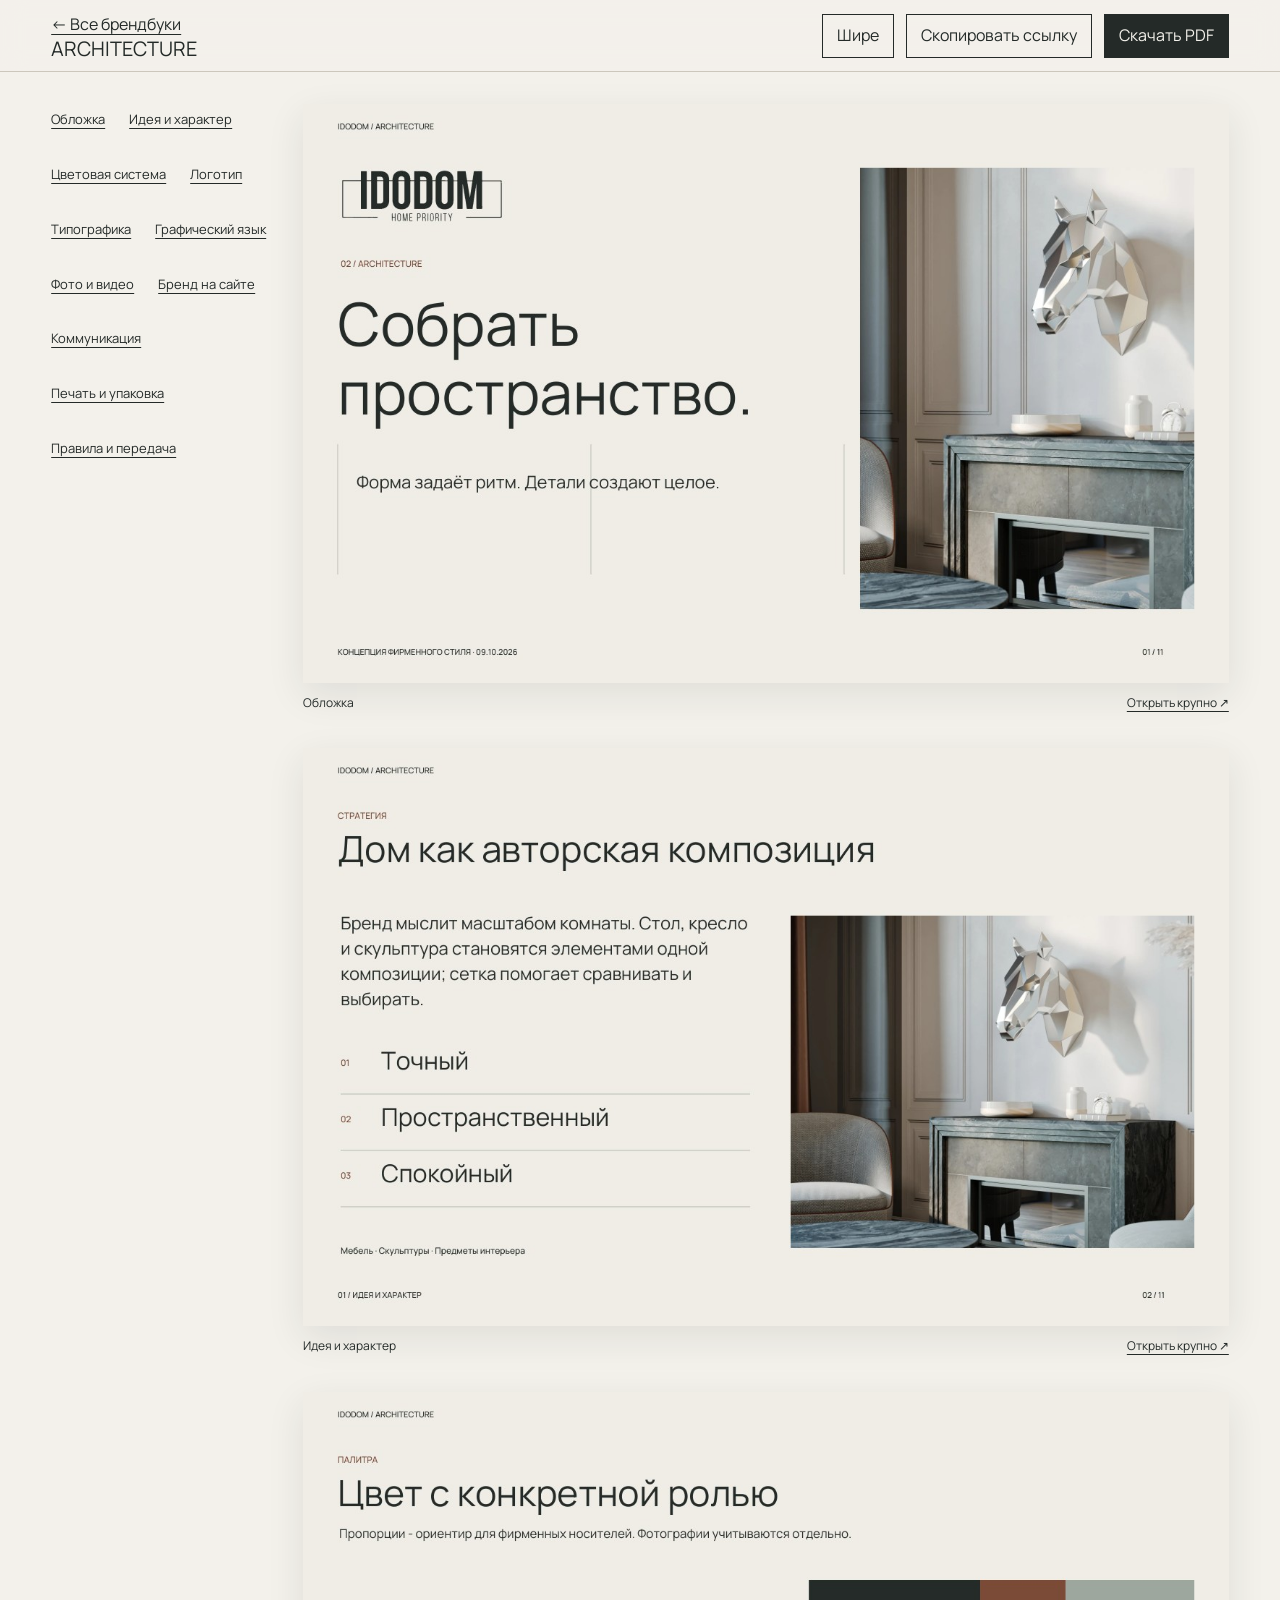
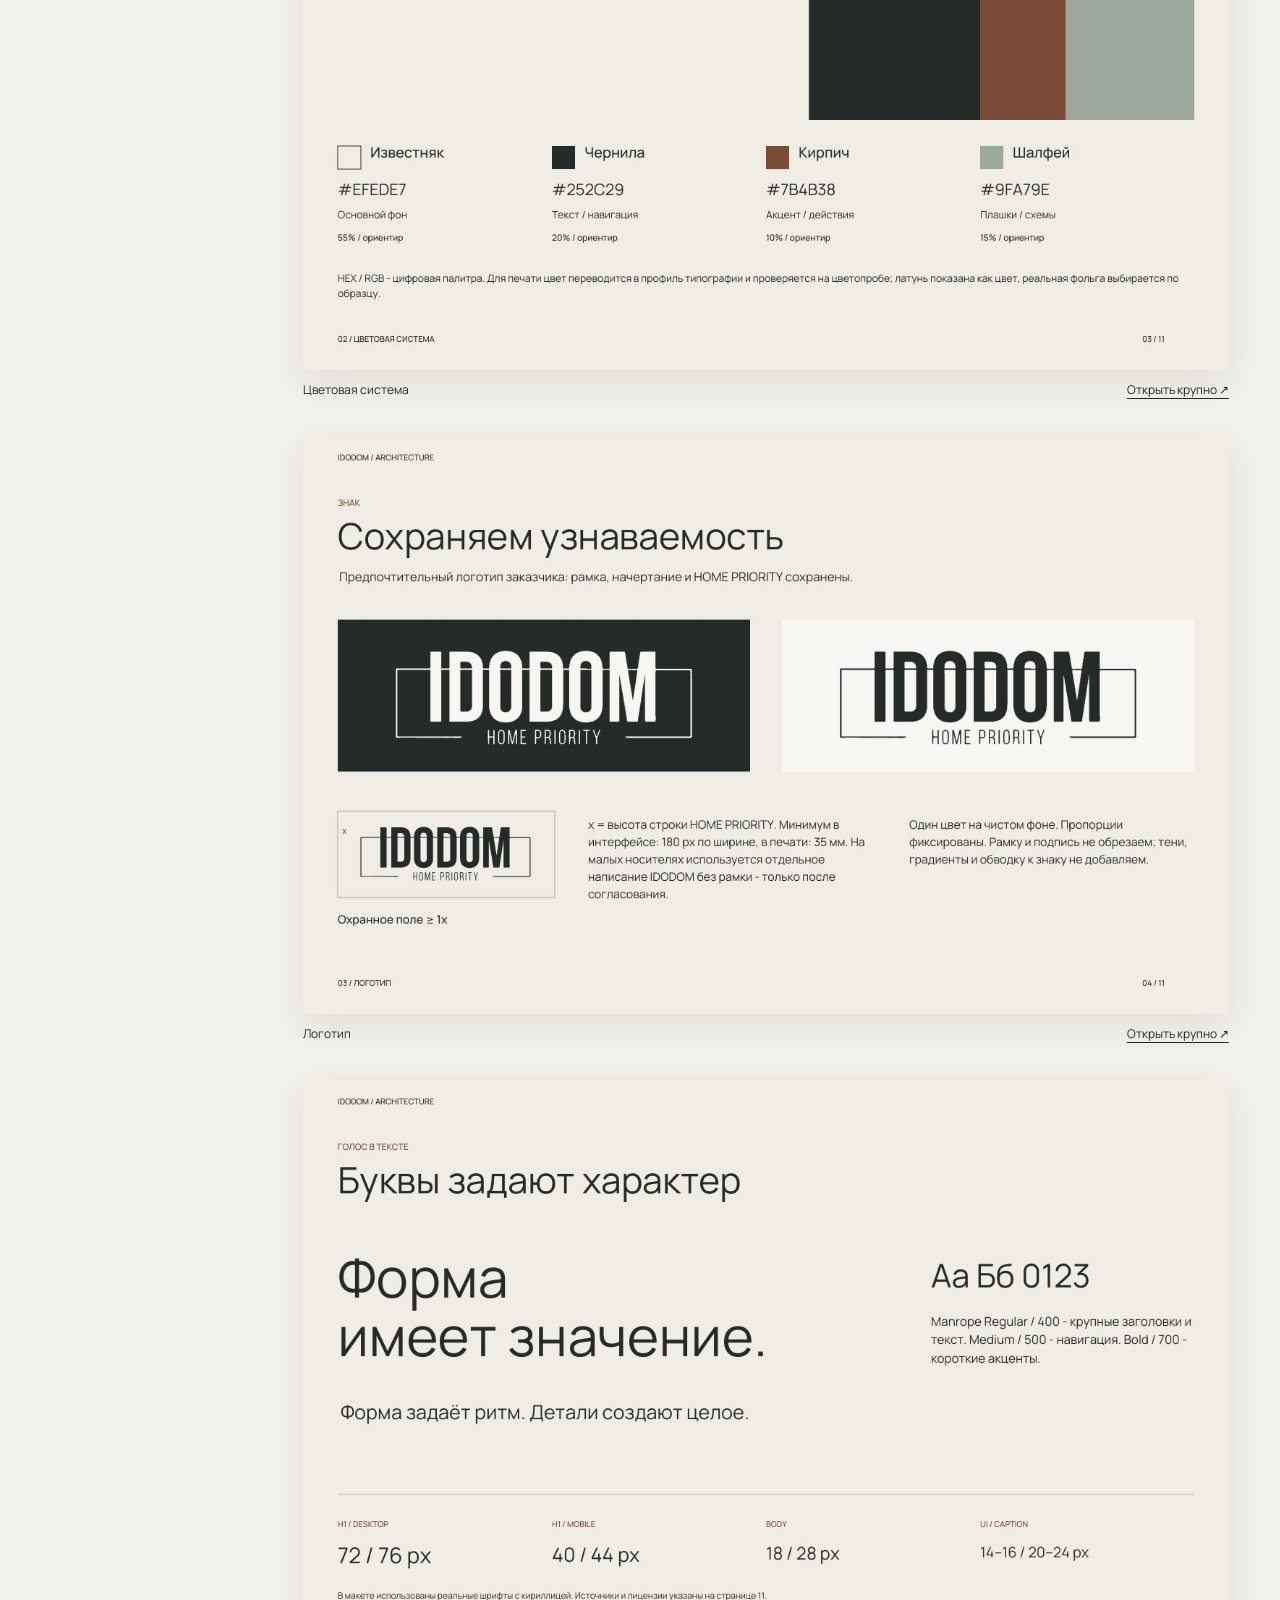
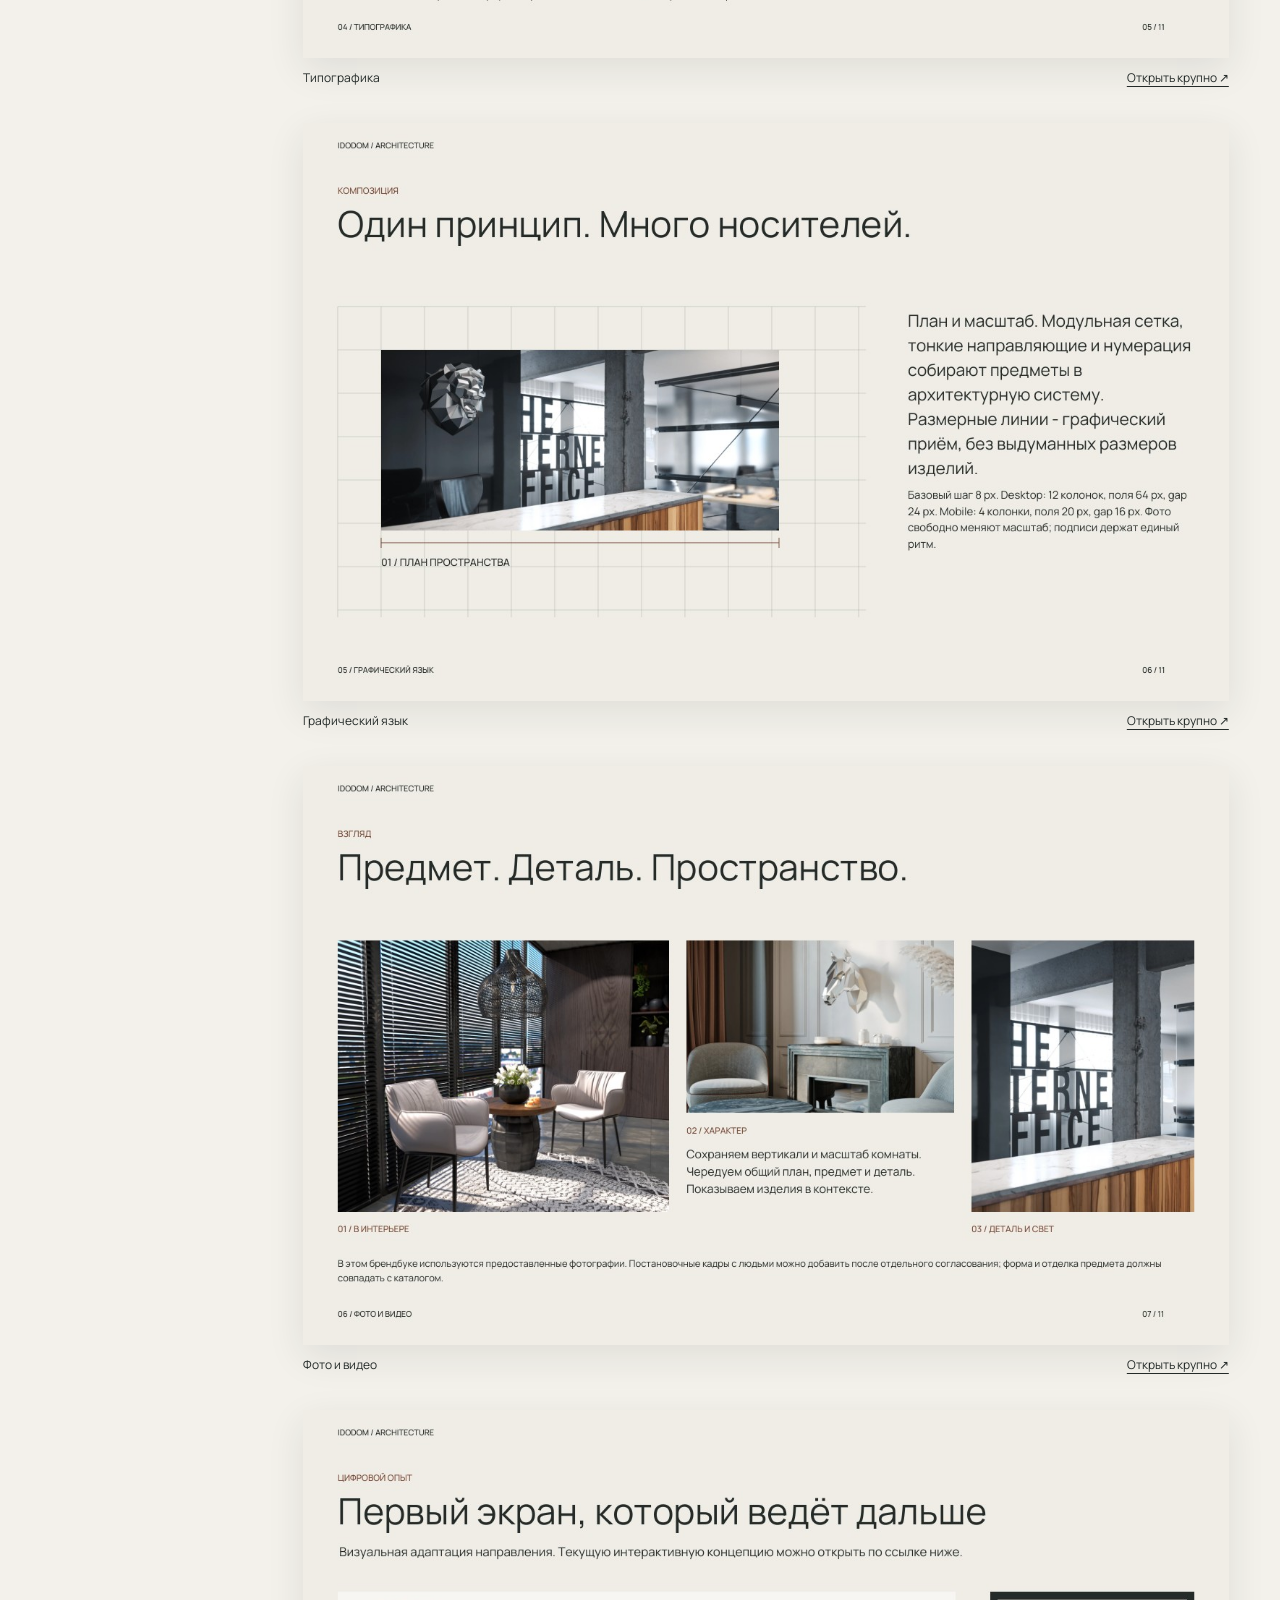
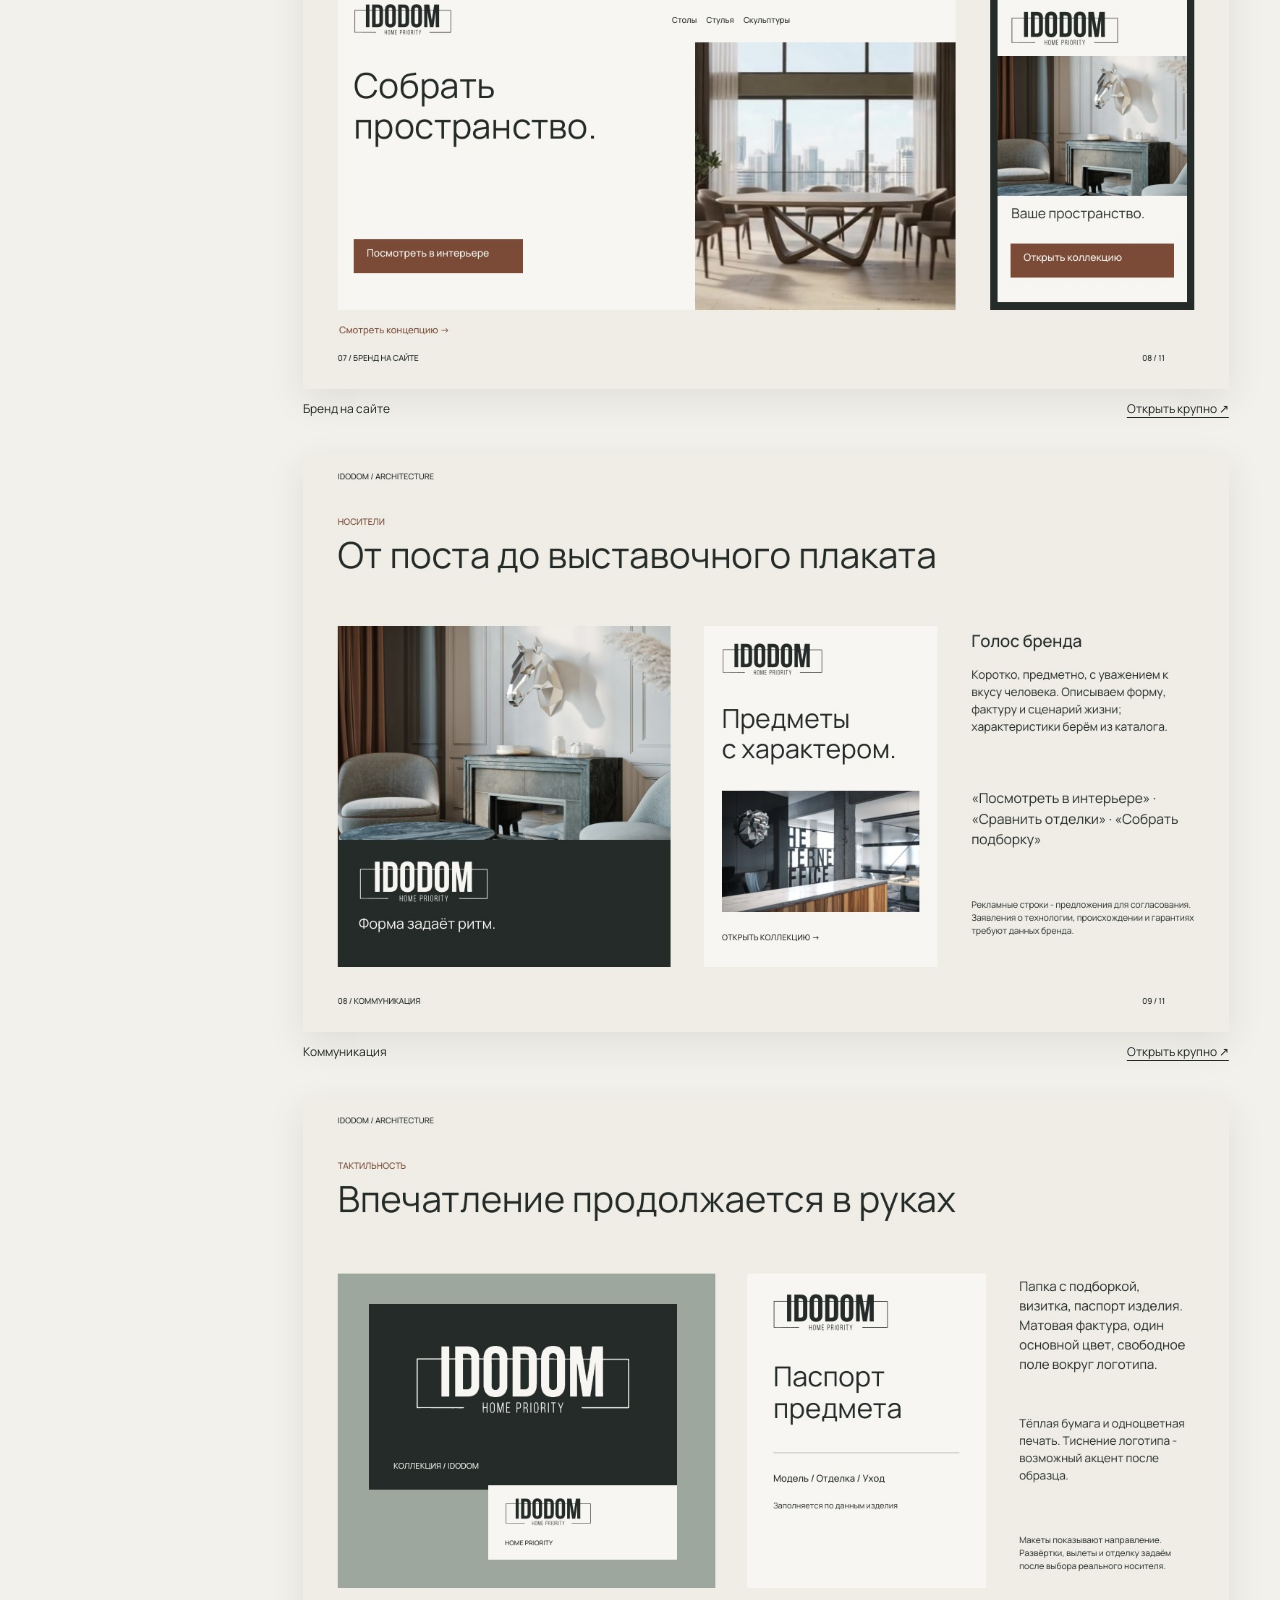
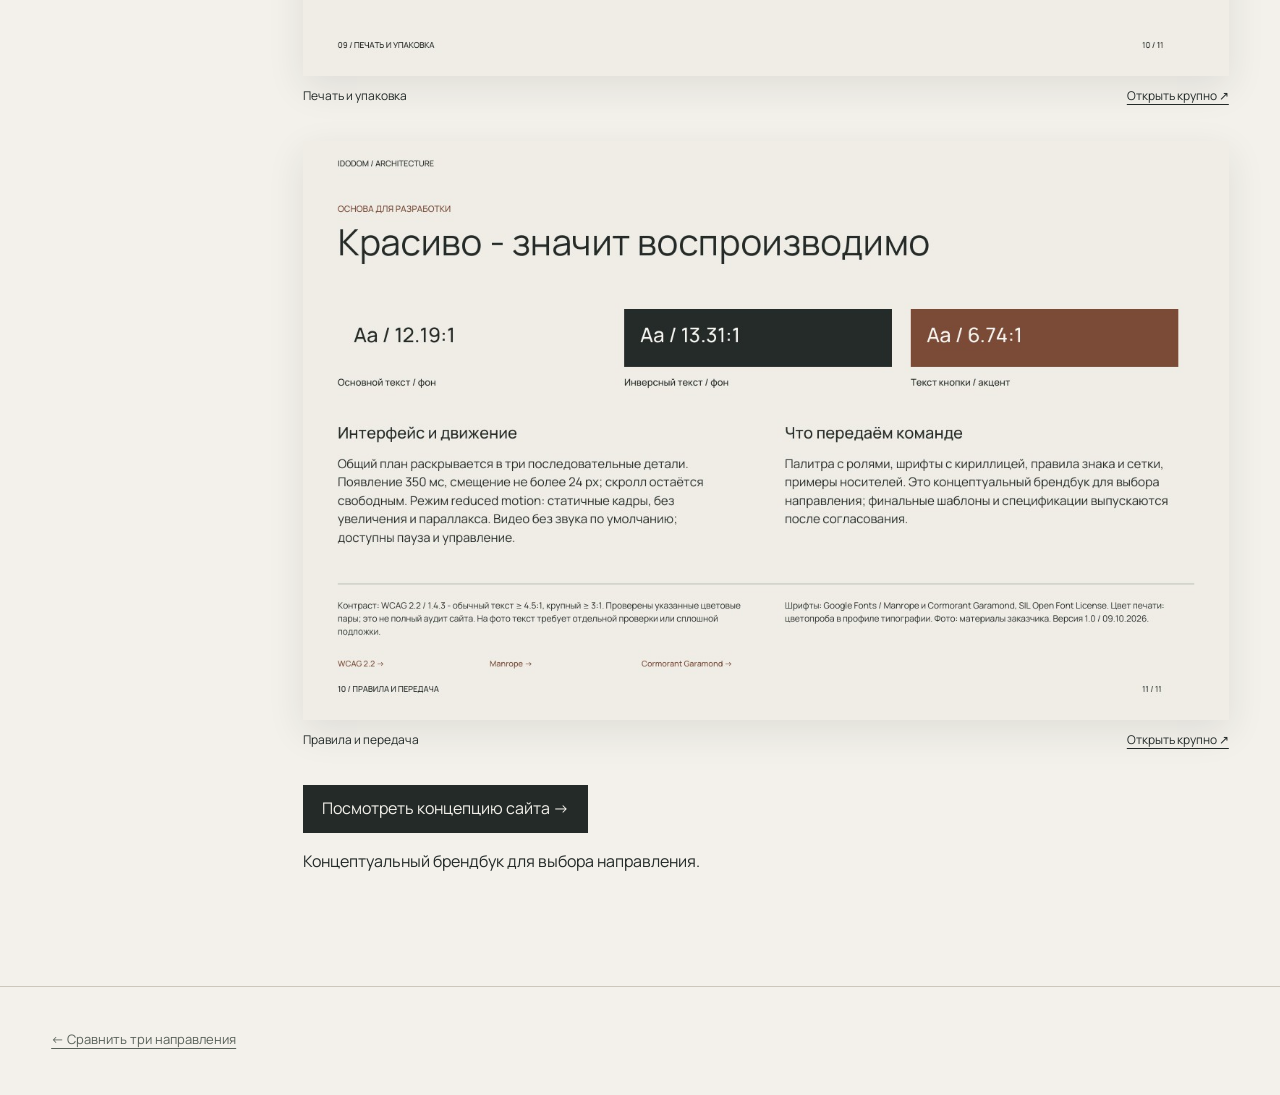
<file: brandbook-architecture.html>
<!doctype html><html lang="ru"><head><meta charset="utf-8"><meta name="viewport" content="width=device-width, initial-scale=1"><title>ARCHITECTURE / Брендбук / IDODOM</title><meta name="description" content="Три направления фирменного стиля IDODOM: Cinema, Architecture и Atelier. Смотреть и скачать брендбуки."><link rel="stylesheet" href="brandbook.css"></head><body><a class="skip" href="#main">К содержимому</a><div class="reader-top"><div><a href="brandbooks.html">← Все брендбуки</a><h1>ARCHITECTURE</h1></div><div class="actions"><button class="btn secondary" type="button" id="expand" aria-pressed="false">Шире</button><button class="btn secondary" type="button" id="copy">Скопировать ссылку</button><a class="btn" href="brandbooks/idodom-architecture-brandbook.pdf" download>Скачать PDF</a></div></div><main id="main" class="reader"><aside class="toc"><nav aria-label="Содержание брендбука"><a href="#page-1">Обложка</a><a href="#page-2">Идея и характер</a><a href="#page-3">Цветовая система</a><a href="#page-4">Логотип</a><a href="#page-5">Типографика</a><a href="#page-6">Графический язык</a><a href="#page-7">Фото и видео</a><a href="#page-8">Бренд на сайте</a><a href="#page-9">Коммуникация</a><a href="#page-10">Печать и упаковка</a><a href="#page-11">Правила и передача</a></nav><p class="copy-status" id="status" role="status"></p></aside><div class="pages"><figure class="page" id="page-1"><img src="brandbooks/architecture/01.jpg" width="1280" height="800" loading="eager" alt="ARCHITECTURE. Обложка"><figcaption><span>Обложка</span><a href="brandbooks/architecture/01.jpg" target="_blank" rel="noopener">Открыть крупно ↗</a></figcaption></figure><figure class="page" id="page-2"><img src="brandbooks/architecture/02.jpg" width="1280" height="800" loading="lazy" alt="ARCHITECTURE. Идея и характер"><figcaption><span>Идея и характер</span><a href="brandbooks/architecture/02.jpg" target="_blank" rel="noopener">Открыть крупно ↗</a></figcaption></figure><figure class="page" id="page-3"><img src="brandbooks/architecture/03.jpg" width="1280" height="800" loading="lazy" alt="ARCHITECTURE. Цветовая система"><figcaption><span>Цветовая система</span><a href="brandbooks/architecture/03.jpg" target="_blank" rel="noopener">Открыть крупно ↗</a></figcaption></figure><figure class="page" id="page-4"><img src="brandbooks/architecture/04.jpg" width="1280" height="800" loading="lazy" alt="ARCHITECTURE. Логотип"><figcaption><span>Логотип</span><a href="brandbooks/architecture/04.jpg" target="_blank" rel="noopener">Открыть крупно ↗</a></figcaption></figure><figure class="page" id="page-5"><img src="brandbooks/architecture/05.jpg" width="1280" height="800" loading="lazy" alt="ARCHITECTURE. Типографика"><figcaption><span>Типографика</span><a href="brandbooks/architecture/05.jpg" target="_blank" rel="noopener">Открыть крупно ↗</a></figcaption></figure><figure class="page" id="page-6"><img src="brandbooks/architecture/06.jpg" width="1280" height="800" loading="lazy" alt="ARCHITECTURE. Графический язык"><figcaption><span>Графический язык</span><a href="brandbooks/architecture/06.jpg" target="_blank" rel="noopener">Открыть крупно ↗</a></figcaption></figure><figure class="page" id="page-7"><img src="brandbooks/architecture/07.jpg" width="1280" height="800" loading="lazy" alt="ARCHITECTURE. Фото и видео"><figcaption><span>Фото и видео</span><a href="brandbooks/architecture/07.jpg" target="_blank" rel="noopener">Открыть крупно ↗</a></figcaption></figure><figure class="page" id="page-8"><img src="brandbooks/architecture/08.jpg" width="1280" height="800" loading="lazy" alt="ARCHITECTURE. Бренд на сайте"><figcaption><span>Бренд на сайте</span><a href="brandbooks/architecture/08.jpg" target="_blank" rel="noopener">Открыть крупно ↗</a></figcaption></figure><figure class="page" id="page-9"><img src="brandbooks/architecture/09.jpg" width="1280" height="800" loading="lazy" alt="ARCHITECTURE. Коммуникация"><figcaption><span>Коммуникация</span><a href="brandbooks/architecture/09.jpg" target="_blank" rel="noopener">Открыть крупно ↗</a></figcaption></figure><figure class="page" id="page-10"><img src="brandbooks/architecture/10.jpg" width="1280" height="800" loading="lazy" alt="ARCHITECTURE. Печать и упаковка"><figcaption><span>Печать и упаковка</span><a href="brandbooks/architecture/10.jpg" target="_blank" rel="noopener">Открыть крупно ↗</a></figcaption></figure><figure class="page" id="page-11"><img src="brandbooks/architecture/11.jpg" width="1280" height="800" loading="lazy" alt="ARCHITECTURE. Правила и передача"><figcaption><span>Правила и передача</span><a href="brandbooks/architecture/11.jpg" target="_blank" rel="noopener">Открыть крупно ↗</a></figcaption></figure><a class="btn" href="gallery.html">Посмотреть концепцию сайта →</a><p>Концептуальный брендбук для выбора направления. </p><p class="copy-status" id="status-bottom" role="status"></p></div></main><footer><a href="brandbooks.html" class="footlink">← Сравнить три направления</a></footer><script src="brandbook-reader.js"></script></body></html>
</file>
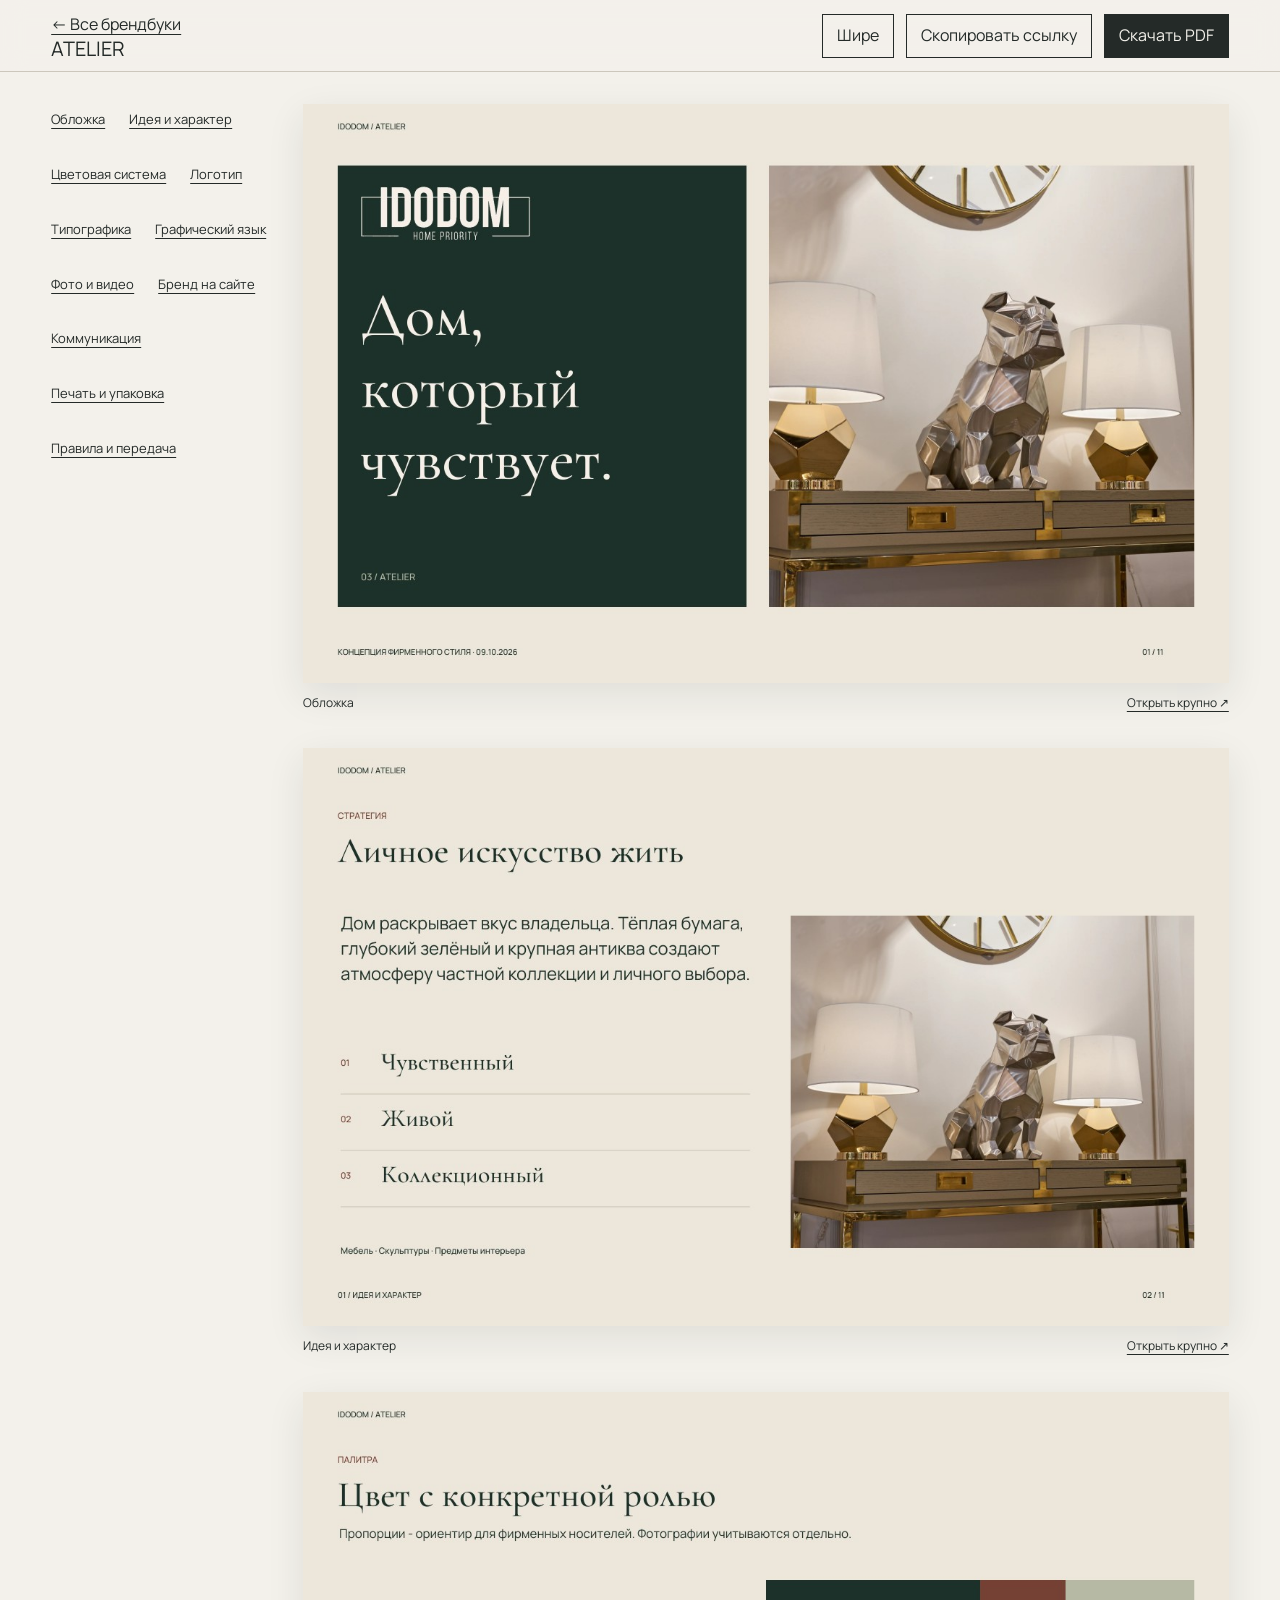
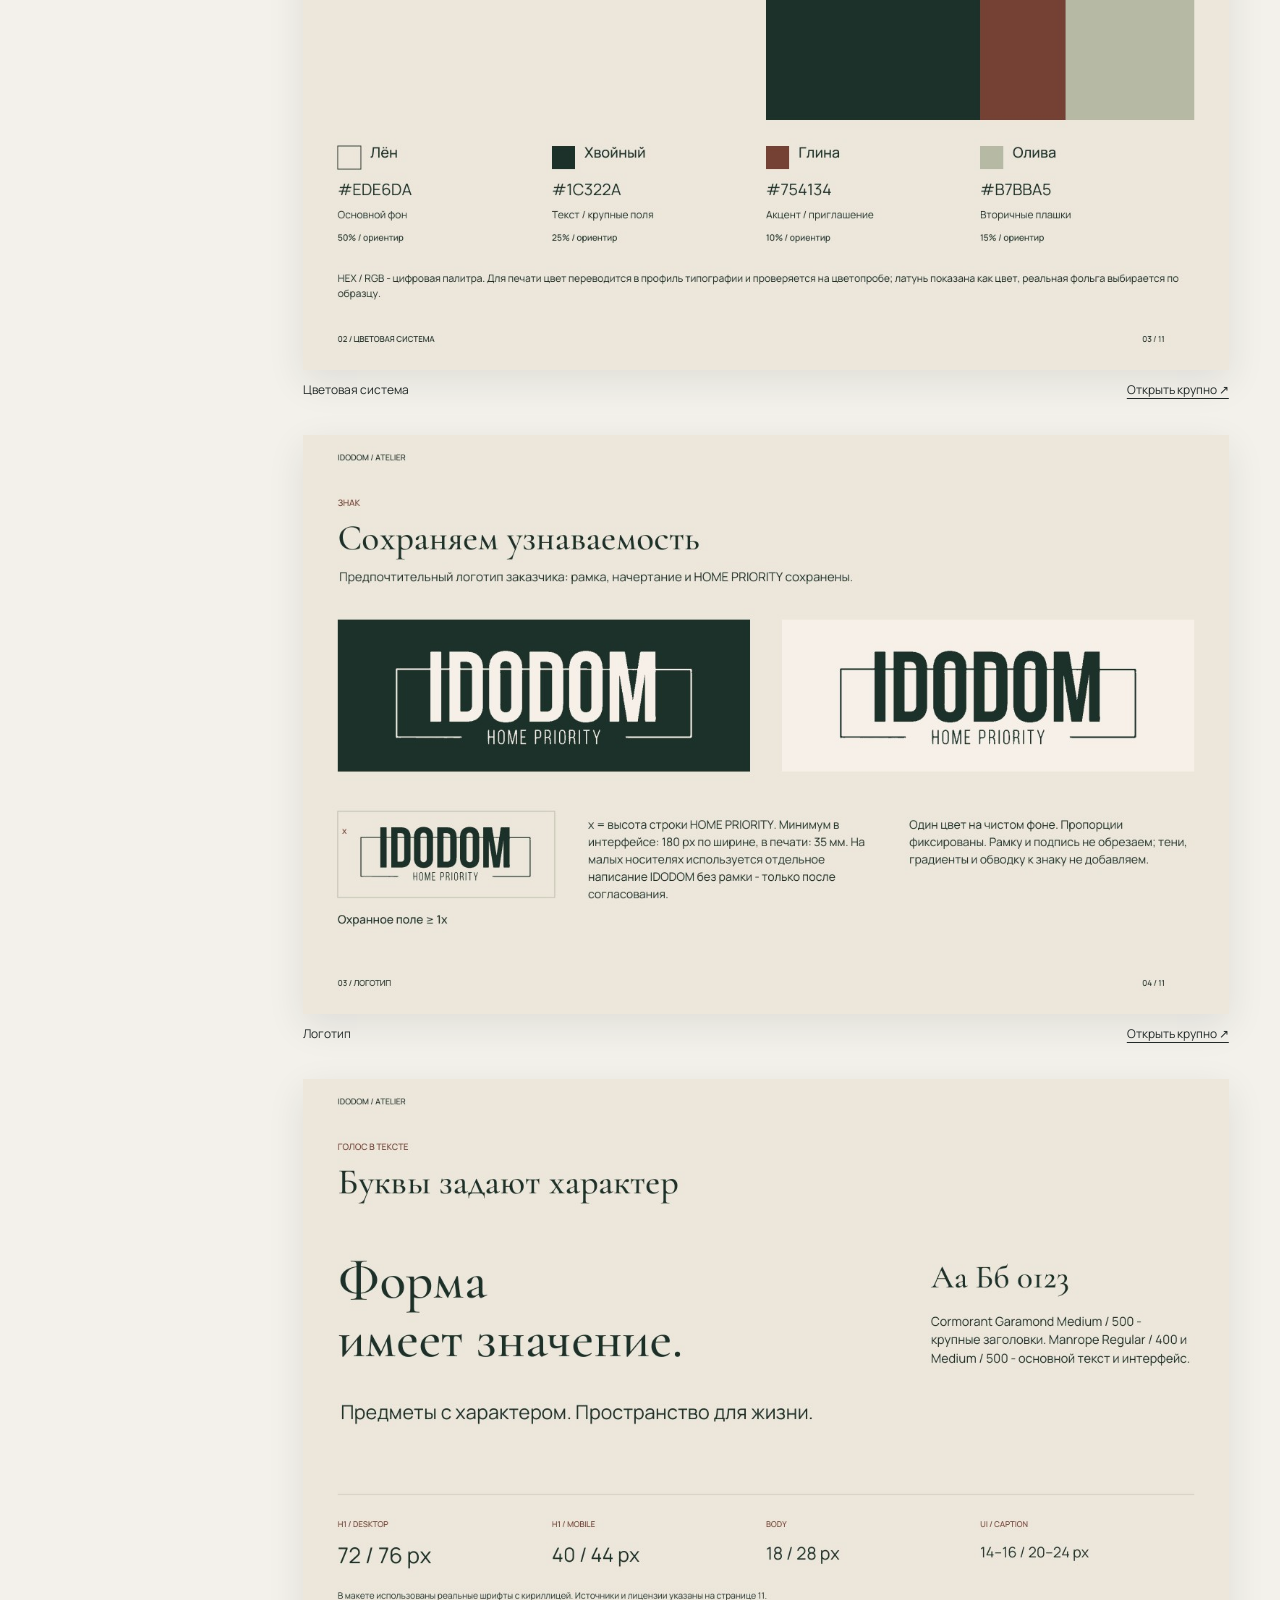
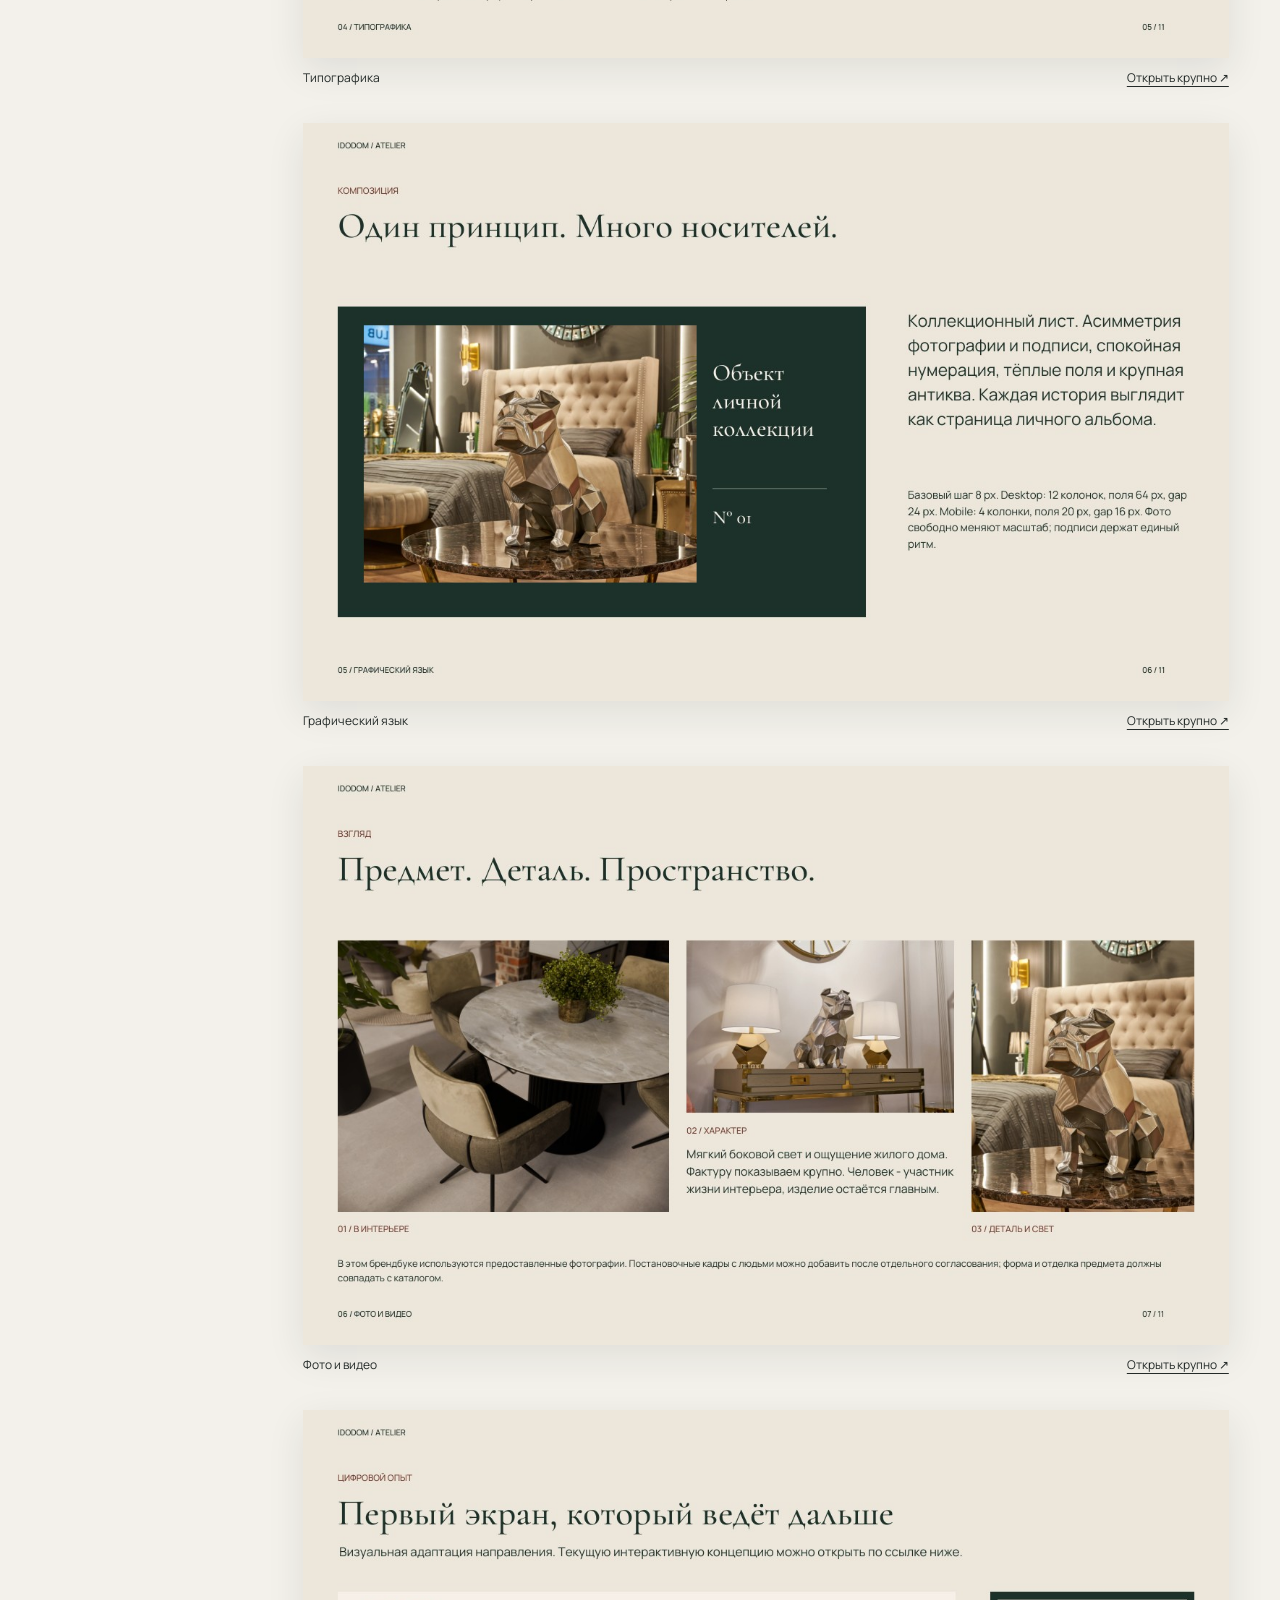
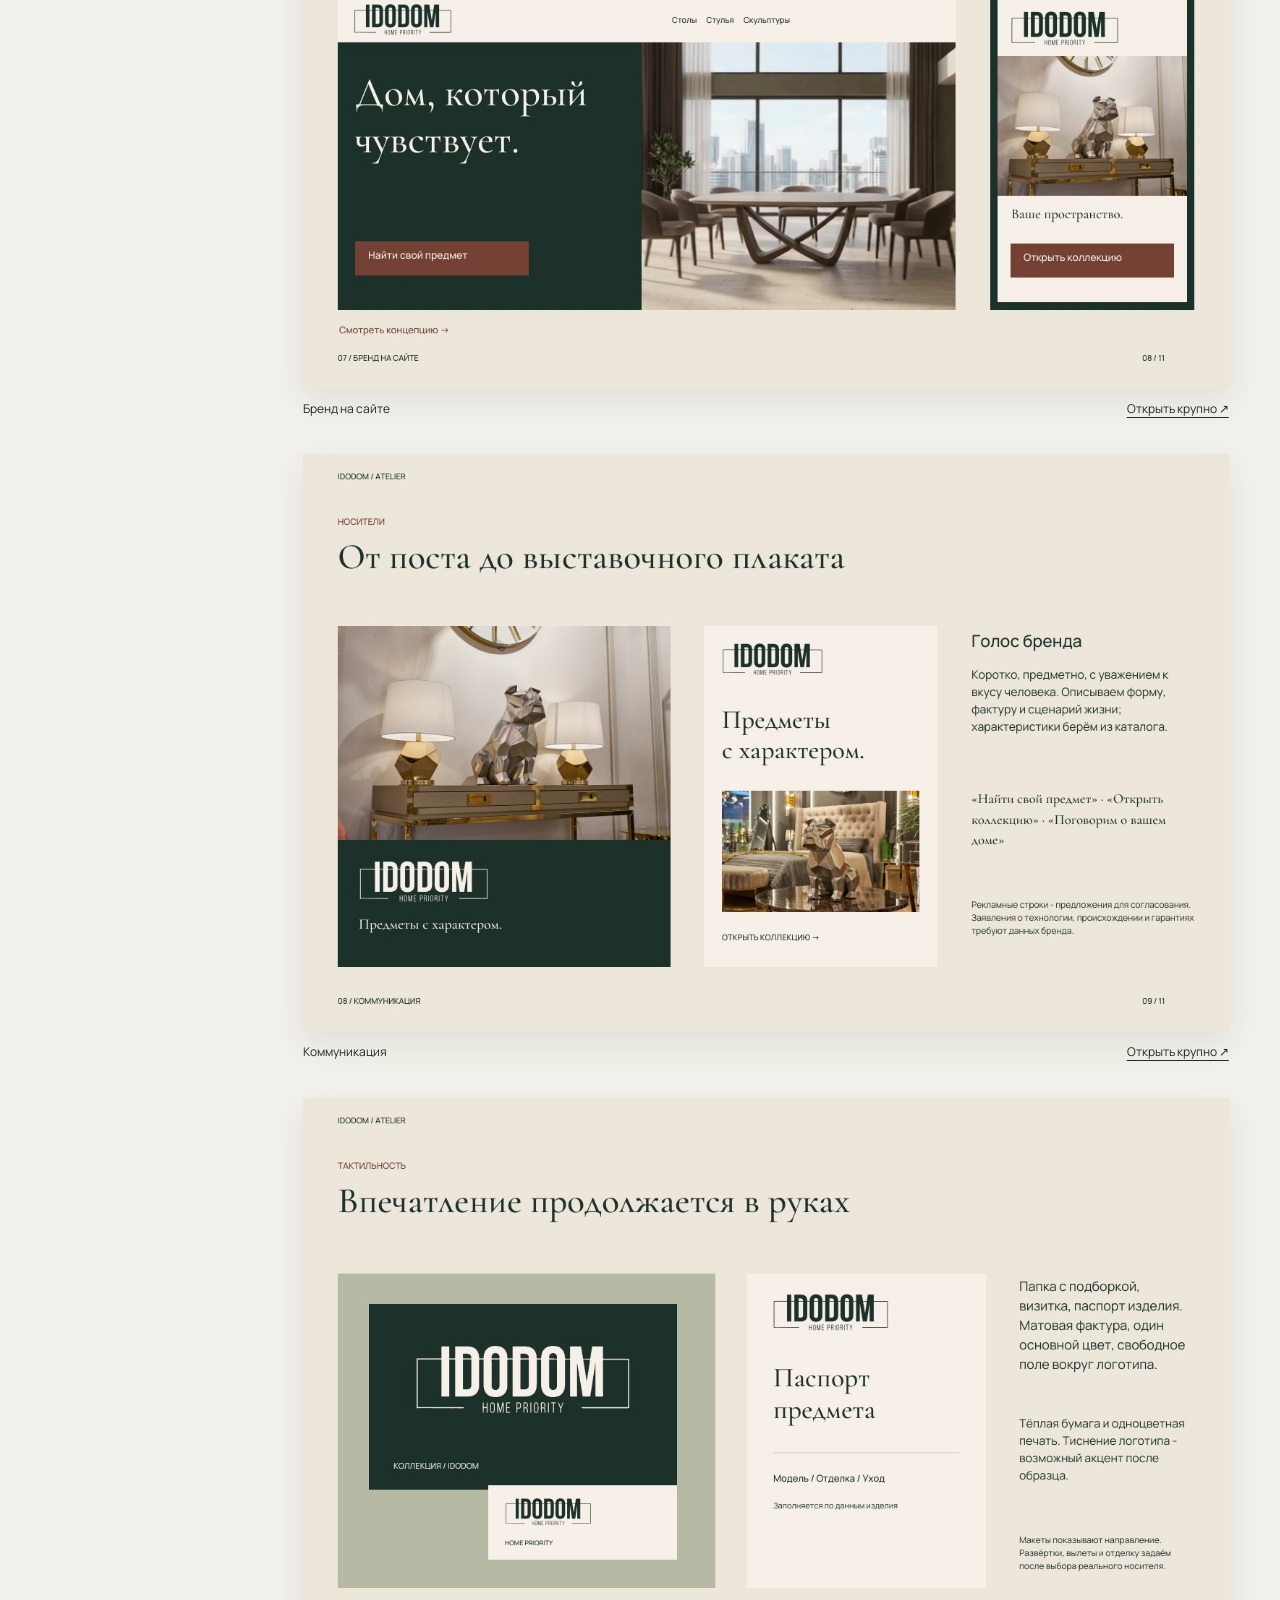
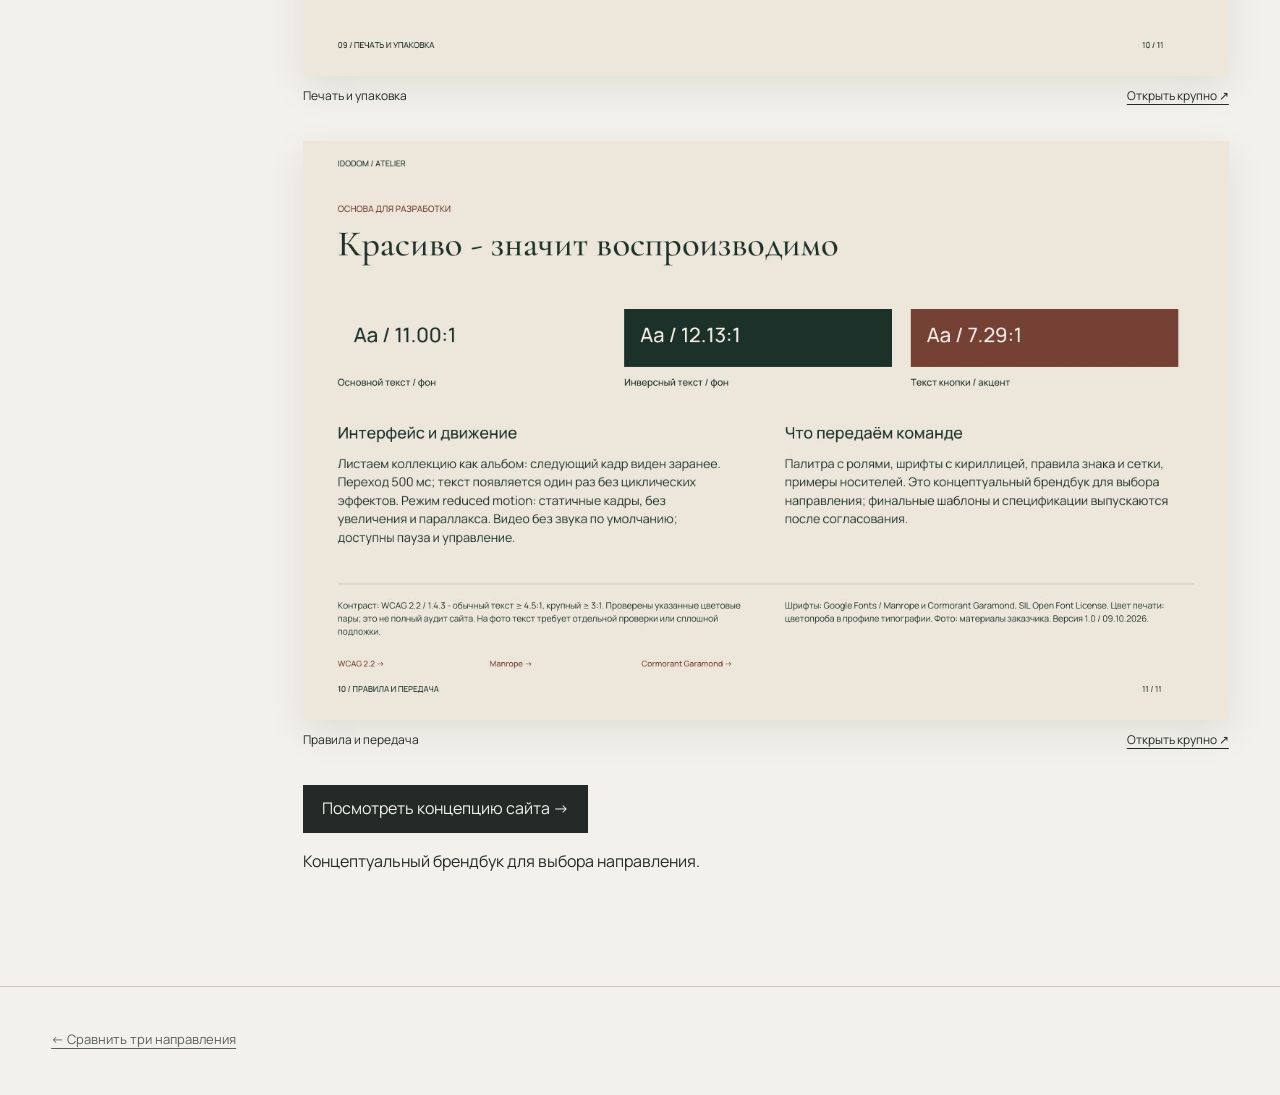
<file: brandbook-atelier.html>
<!doctype html><html lang="ru"><head><meta charset="utf-8"><meta name="viewport" content="width=device-width, initial-scale=1"><title>ATELIER / Брендбук / IDODOM</title><meta name="description" content="Три направления фирменного стиля IDODOM: Cinema, Architecture и Atelier. Смотреть и скачать брендбуки."><link rel="stylesheet" href="brandbook.css"></head><body><a class="skip" href="#main">К содержимому</a><div class="reader-top"><div><a href="brandbooks.html">← Все брендбуки</a><h1>ATELIER</h1></div><div class="actions"><button class="btn secondary" type="button" id="expand" aria-pressed="false">Шире</button><button class="btn secondary" type="button" id="copy">Скопировать ссылку</button><a class="btn" href="brandbooks/idodom-atelier-brandbook.pdf" download>Скачать PDF</a></div></div><main id="main" class="reader"><aside class="toc"><nav aria-label="Содержание брендбука"><a href="#page-1">Обложка</a><a href="#page-2">Идея и характер</a><a href="#page-3">Цветовая система</a><a href="#page-4">Логотип</a><a href="#page-5">Типографика</a><a href="#page-6">Графический язык</a><a href="#page-7">Фото и видео</a><a href="#page-8">Бренд на сайте</a><a href="#page-9">Коммуникация</a><a href="#page-10">Печать и упаковка</a><a href="#page-11">Правила и передача</a></nav><p class="copy-status" id="status" role="status"></p></aside><div class="pages"><figure class="page" id="page-1"><img src="brandbooks/atelier/01.jpg" width="1280" height="800" loading="eager" alt="ATELIER. Обложка"><figcaption><span>Обложка</span><a href="brandbooks/atelier/01.jpg" target="_blank" rel="noopener">Открыть крупно ↗</a></figcaption></figure><figure class="page" id="page-2"><img src="brandbooks/atelier/02.jpg" width="1280" height="800" loading="lazy" alt="ATELIER. Идея и характер"><figcaption><span>Идея и характер</span><a href="brandbooks/atelier/02.jpg" target="_blank" rel="noopener">Открыть крупно ↗</a></figcaption></figure><figure class="page" id="page-3"><img src="brandbooks/atelier/03.jpg" width="1280" height="800" loading="lazy" alt="ATELIER. Цветовая система"><figcaption><span>Цветовая система</span><a href="brandbooks/atelier/03.jpg" target="_blank" rel="noopener">Открыть крупно ↗</a></figcaption></figure><figure class="page" id="page-4"><img src="brandbooks/atelier/04.jpg" width="1280" height="800" loading="lazy" alt="ATELIER. Логотип"><figcaption><span>Логотип</span><a href="brandbooks/atelier/04.jpg" target="_blank" rel="noopener">Открыть крупно ↗</a></figcaption></figure><figure class="page" id="page-5"><img src="brandbooks/atelier/05.jpg" width="1280" height="800" loading="lazy" alt="ATELIER. Типографика"><figcaption><span>Типографика</span><a href="brandbooks/atelier/05.jpg" target="_blank" rel="noopener">Открыть крупно ↗</a></figcaption></figure><figure class="page" id="page-6"><img src="brandbooks/atelier/06.jpg" width="1280" height="800" loading="lazy" alt="ATELIER. Графический язык"><figcaption><span>Графический язык</span><a href="brandbooks/atelier/06.jpg" target="_blank" rel="noopener">Открыть крупно ↗</a></figcaption></figure><figure class="page" id="page-7"><img src="brandbooks/atelier/07.jpg" width="1280" height="800" loading="lazy" alt="ATELIER. Фото и видео"><figcaption><span>Фото и видео</span><a href="brandbooks/atelier/07.jpg" target="_blank" rel="noopener">Открыть крупно ↗</a></figcaption></figure><figure class="page" id="page-8"><img src="brandbooks/atelier/08.jpg" width="1280" height="800" loading="lazy" alt="ATELIER. Бренд на сайте"><figcaption><span>Бренд на сайте</span><a href="brandbooks/atelier/08.jpg" target="_blank" rel="noopener">Открыть крупно ↗</a></figcaption></figure><figure class="page" id="page-9"><img src="brandbooks/atelier/09.jpg" width="1280" height="800" loading="lazy" alt="ATELIER. Коммуникация"><figcaption><span>Коммуникация</span><a href="brandbooks/atelier/09.jpg" target="_blank" rel="noopener">Открыть крупно ↗</a></figcaption></figure><figure class="page" id="page-10"><img src="brandbooks/atelier/10.jpg" width="1280" height="800" loading="lazy" alt="ATELIER. Печать и упаковка"><figcaption><span>Печать и упаковка</span><a href="brandbooks/atelier/10.jpg" target="_blank" rel="noopener">Открыть крупно ↗</a></figcaption></figure><figure class="page" id="page-11"><img src="brandbooks/atelier/11.jpg" width="1280" height="800" loading="lazy" alt="ATELIER. Правила и передача"><figcaption><span>Правила и передача</span><a href="brandbooks/atelier/11.jpg" target="_blank" rel="noopener">Открыть крупно ↗</a></figcaption></figure><a class="btn" href="atelier.html">Посмотреть концепцию сайта →</a><p>Концептуальный брендбук для выбора направления. </p><p class="copy-status" id="status-bottom" role="status"></p></div></main><footer><a href="brandbooks.html" class="footlink">← Сравнить три направления</a></footer><script src="brandbook-reader.js"></script></body></html>
</file>
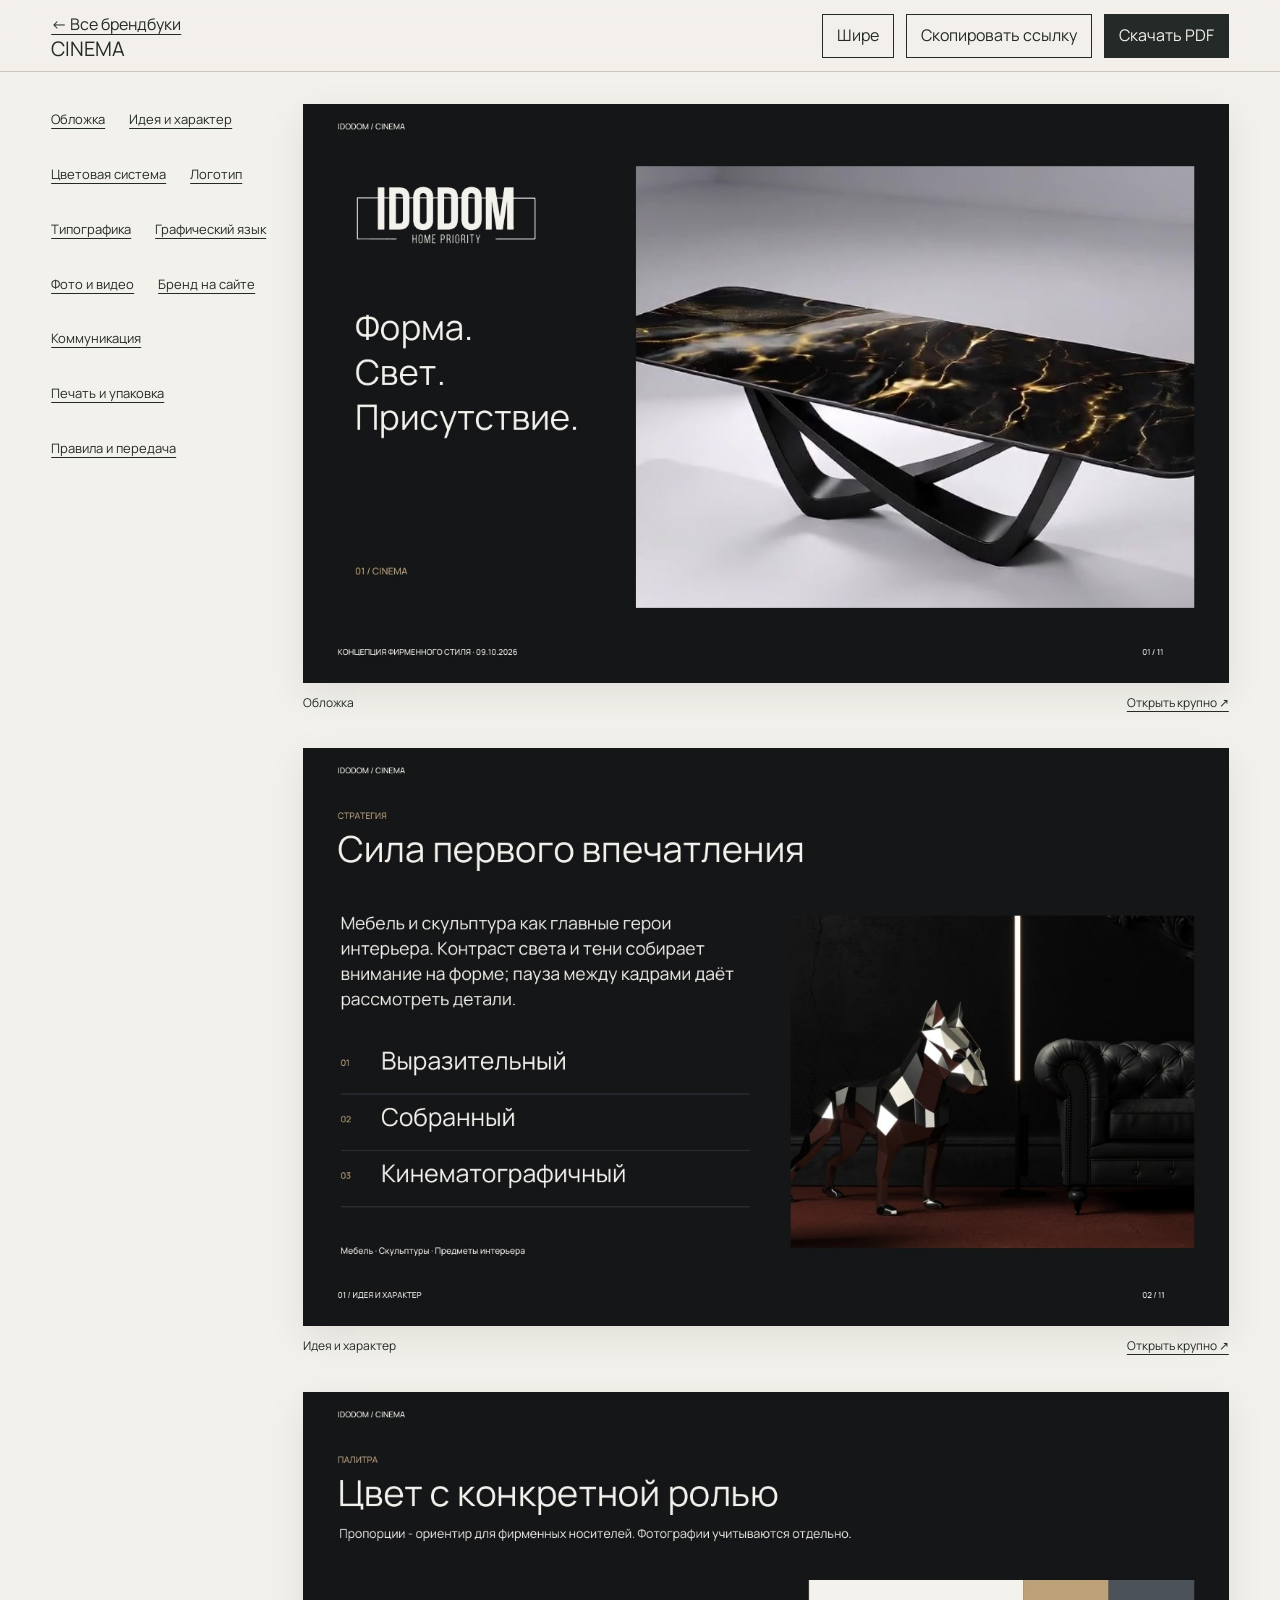
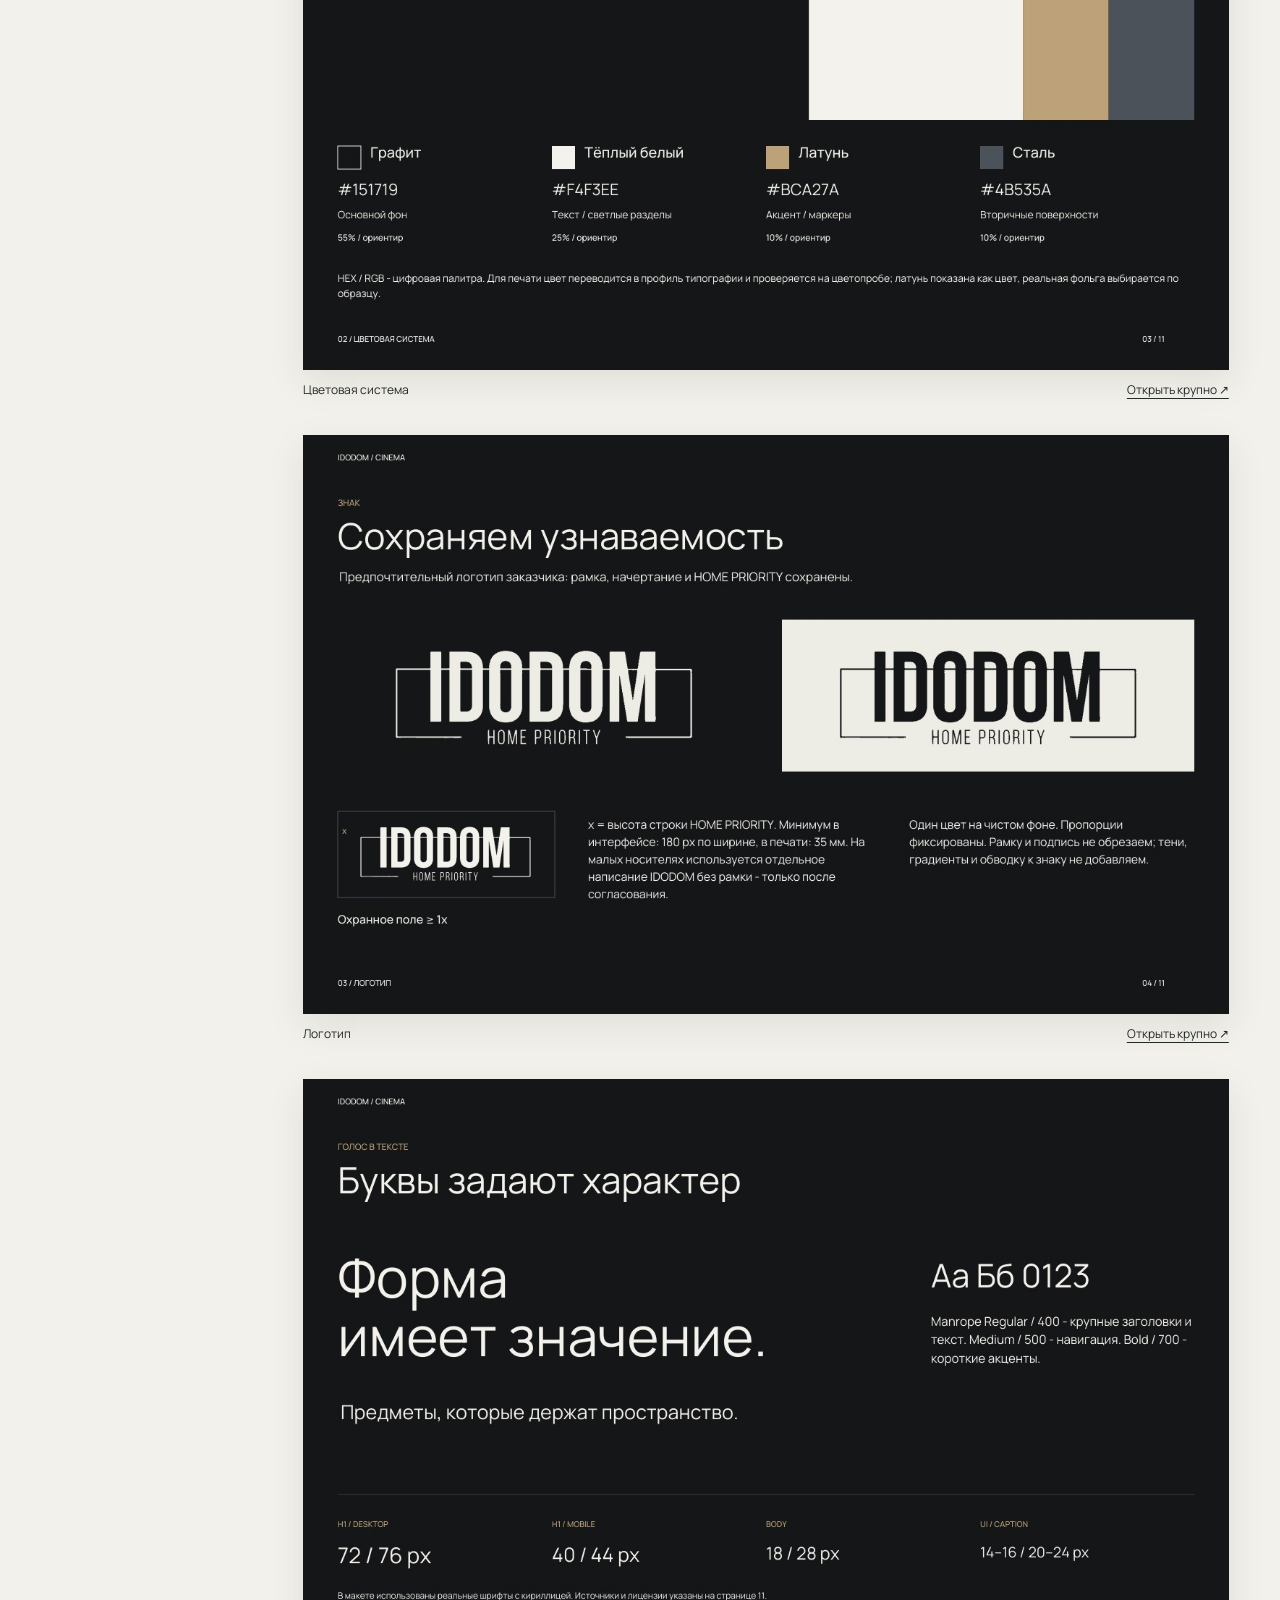
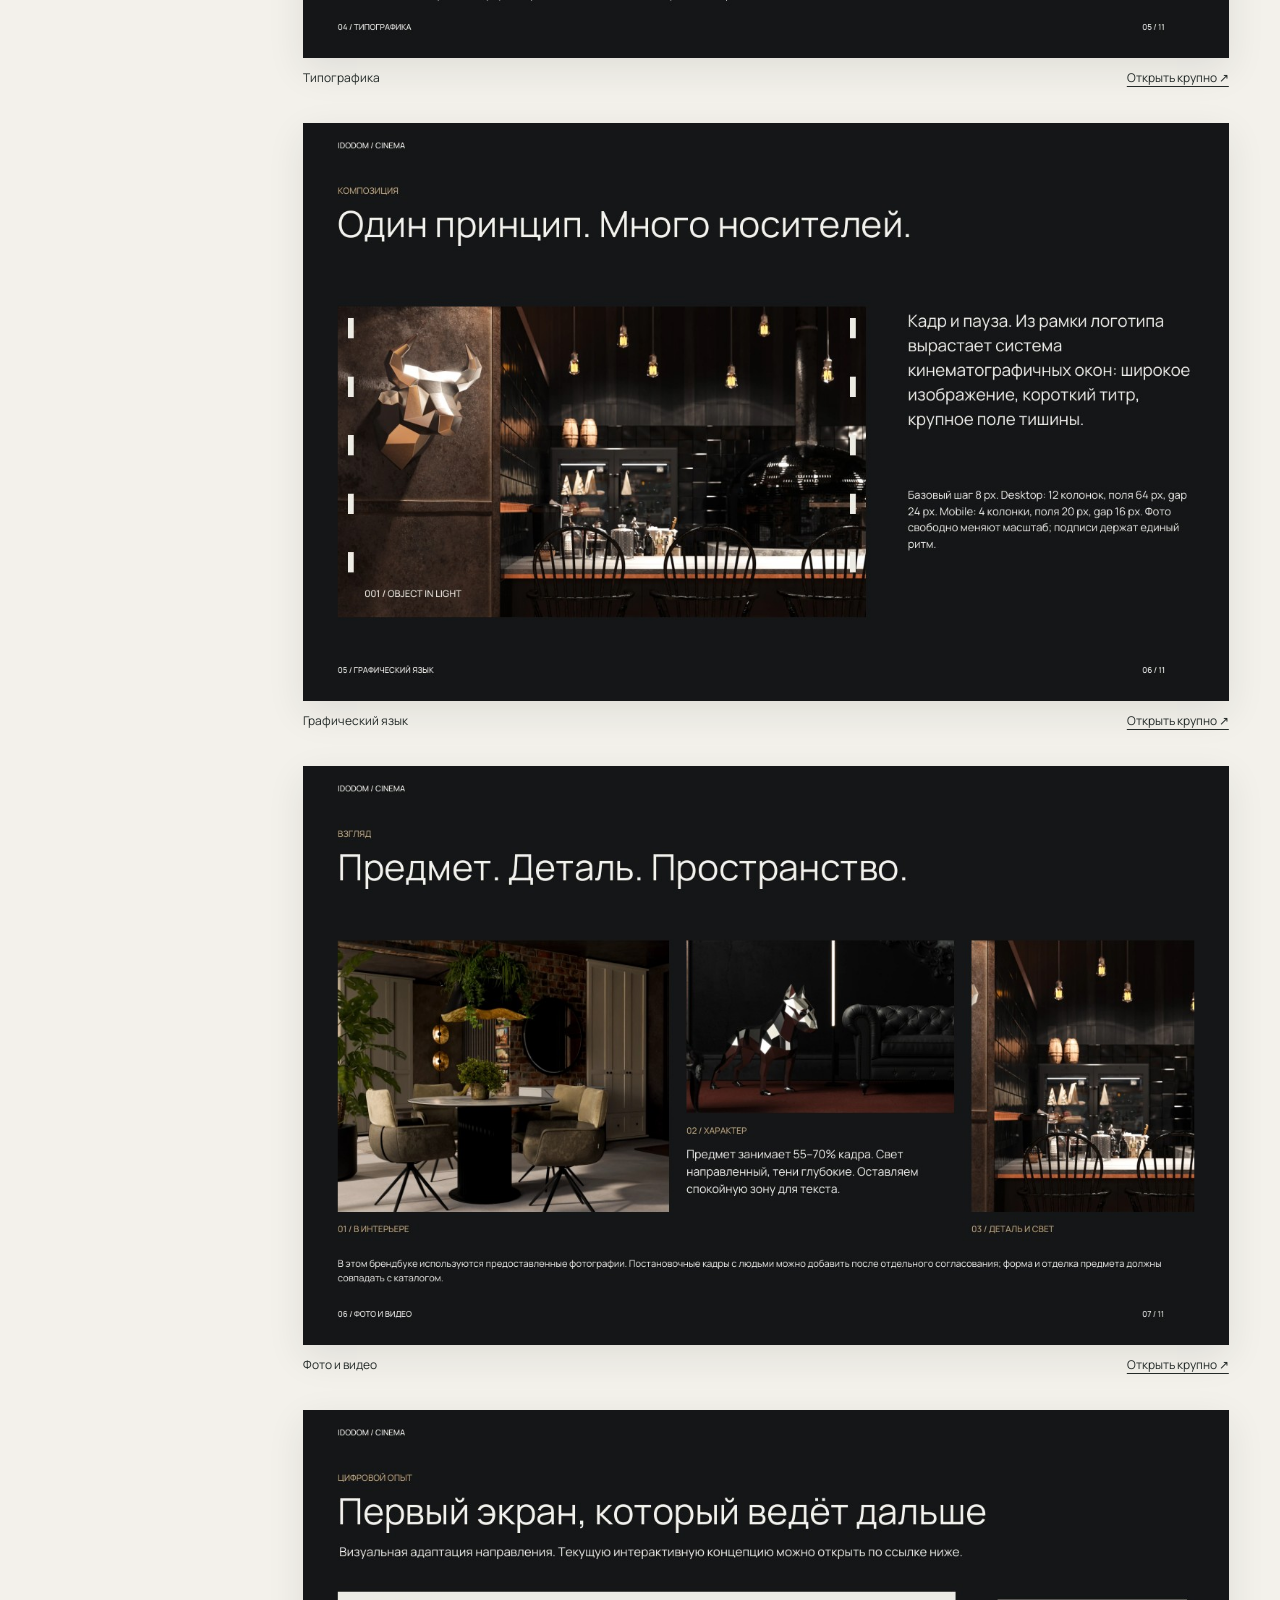
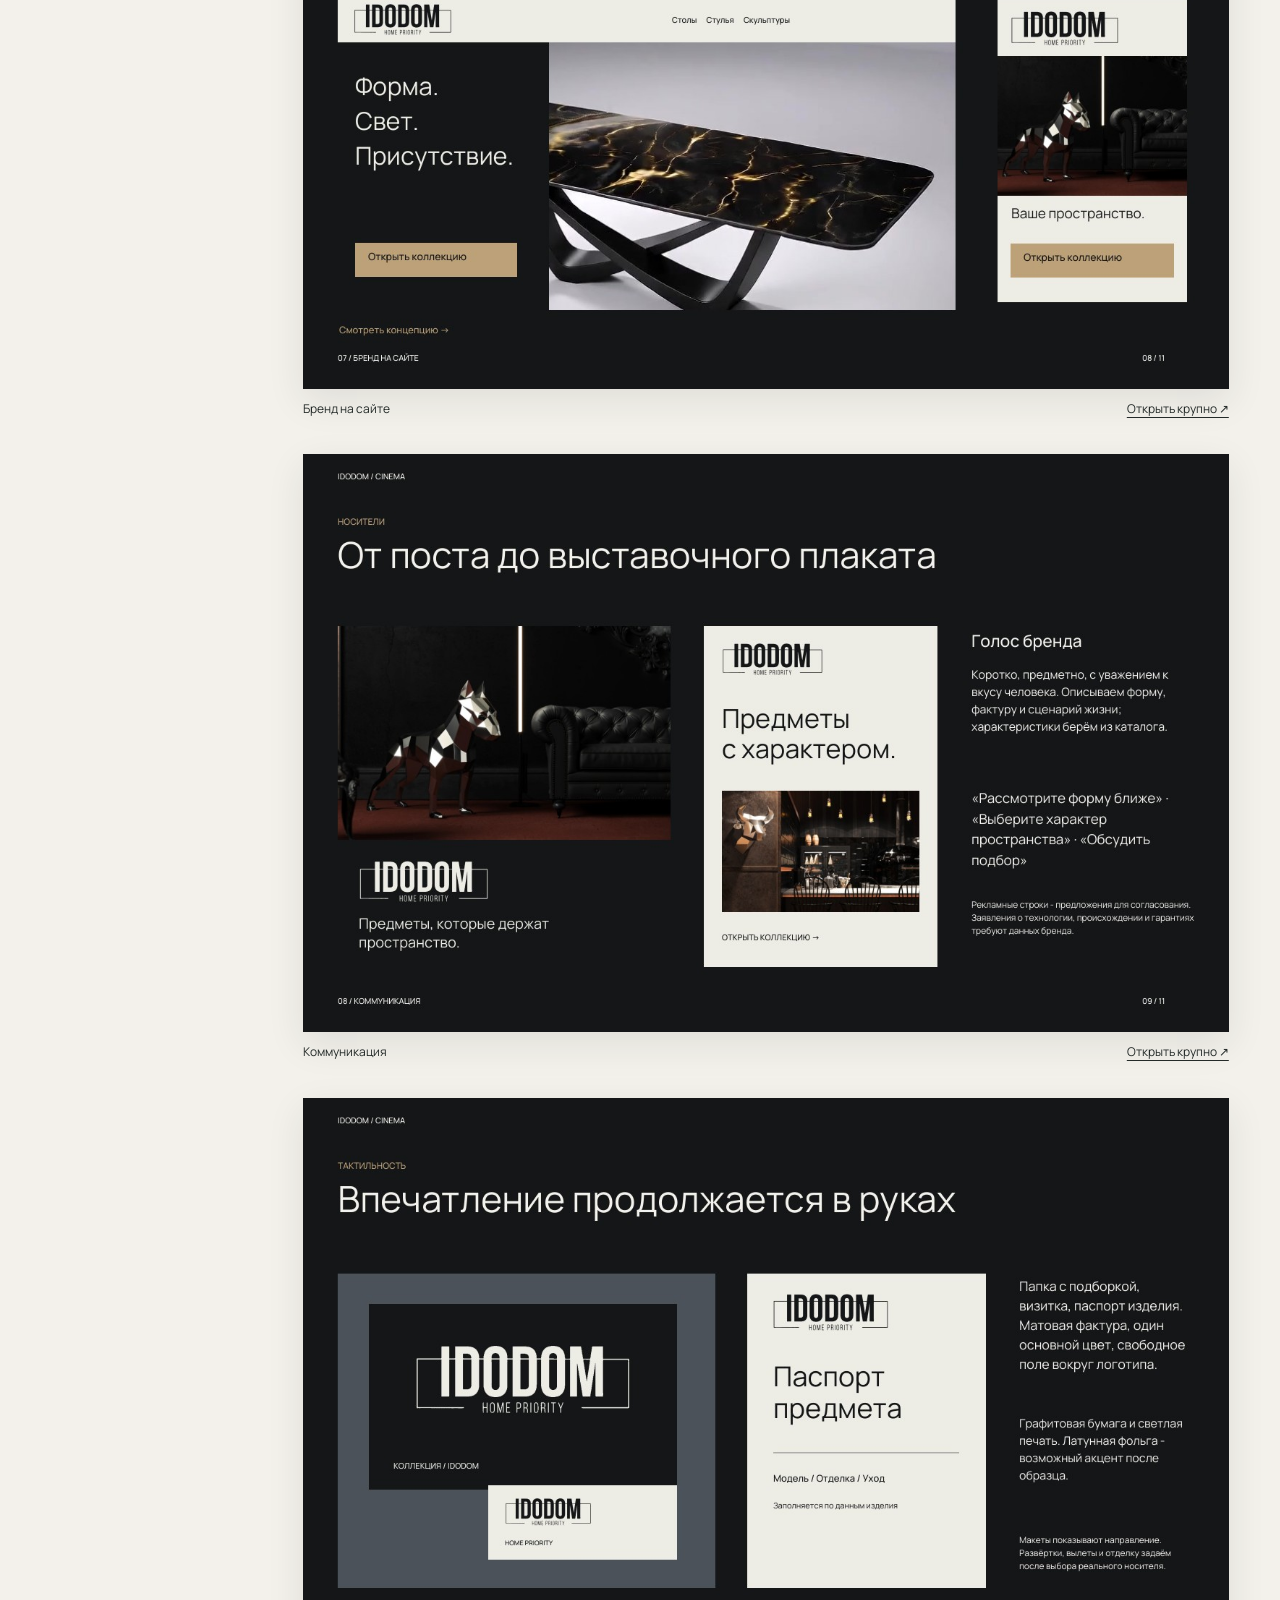
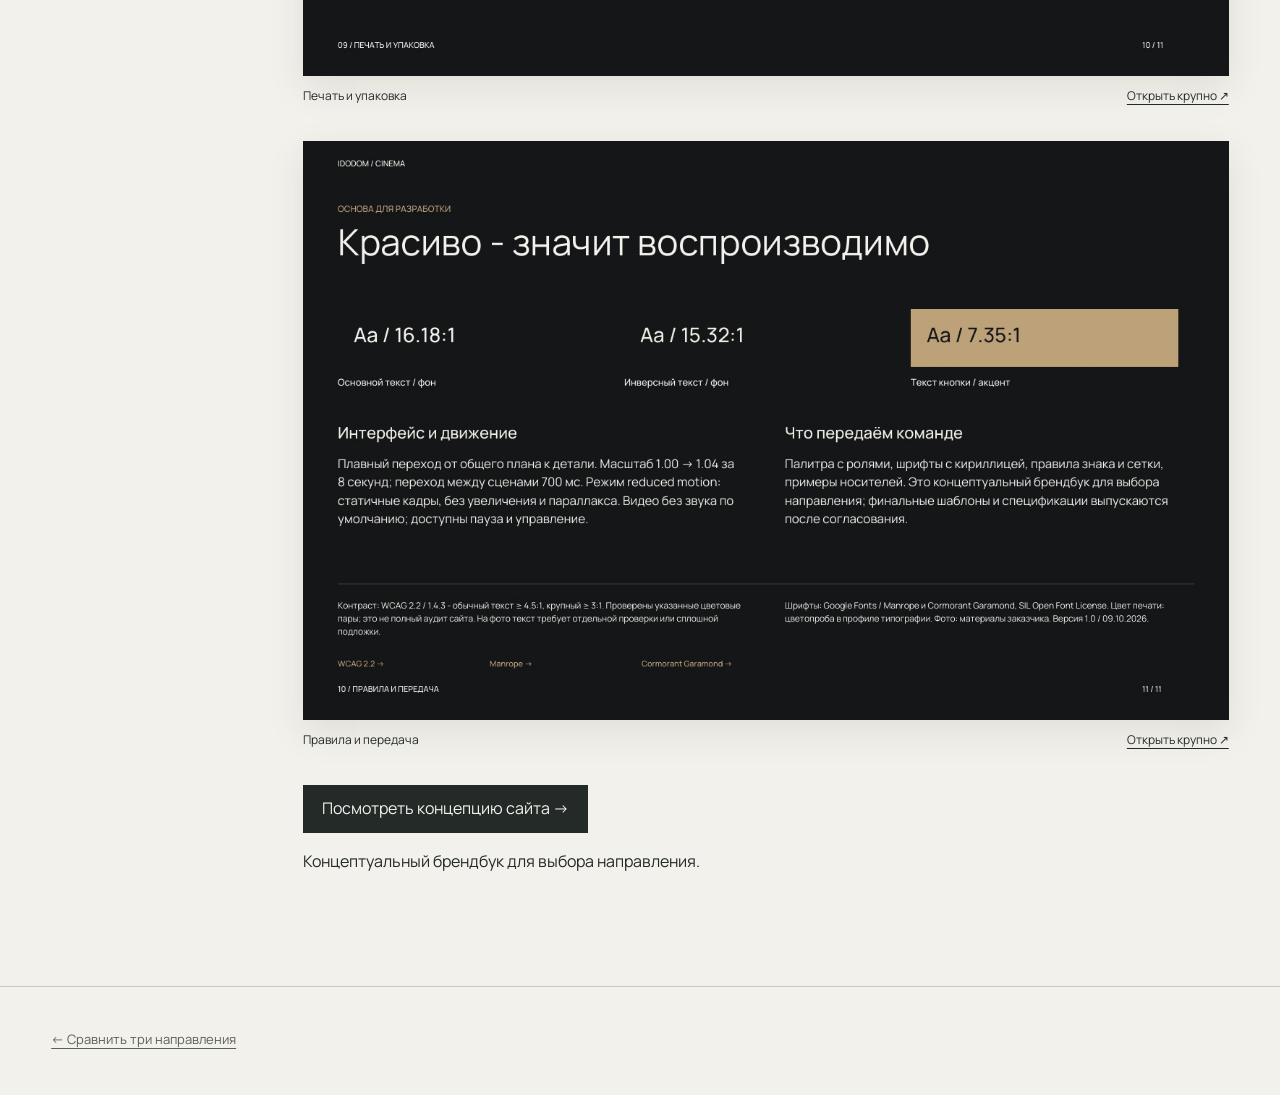
<file: brandbook-cinema.html>
<!doctype html><html lang="ru"><head><meta charset="utf-8"><meta name="viewport" content="width=device-width, initial-scale=1"><title>CINEMA / Брендбук / IDODOM</title><meta name="description" content="Три направления фирменного стиля IDODOM: Cinema, Architecture и Atelier. Смотреть и скачать брендбуки."><link rel="stylesheet" href="brandbook.css"></head><body><a class="skip" href="#main">К содержимому</a><div class="reader-top"><div><a href="brandbooks.html">← Все брендбуки</a><h1>CINEMA</h1></div><div class="actions"><button class="btn secondary" type="button" id="expand" aria-pressed="false">Шире</button><button class="btn secondary" type="button" id="copy">Скопировать ссылку</button><a class="btn" href="brandbooks/idodom-cinema-brandbook.pdf" download>Скачать PDF</a></div></div><main id="main" class="reader"><aside class="toc"><nav aria-label="Содержание брендбука"><a href="#page-1">Обложка</a><a href="#page-2">Идея и характер</a><a href="#page-3">Цветовая система</a><a href="#page-4">Логотип</a><a href="#page-5">Типографика</a><a href="#page-6">Графический язык</a><a href="#page-7">Фото и видео</a><a href="#page-8">Бренд на сайте</a><a href="#page-9">Коммуникация</a><a href="#page-10">Печать и упаковка</a><a href="#page-11">Правила и передача</a></nav><p class="copy-status" id="status" role="status"></p></aside><div class="pages"><figure class="page" id="page-1"><img src="brandbooks/cinema/01.jpg" width="1280" height="800" loading="eager" alt="CINEMA. Обложка"><figcaption><span>Обложка</span><a href="brandbooks/cinema/01.jpg" target="_blank" rel="noopener">Открыть крупно ↗</a></figcaption></figure><figure class="page" id="page-2"><img src="brandbooks/cinema/02.jpg" width="1280" height="800" loading="lazy" alt="CINEMA. Идея и характер"><figcaption><span>Идея и характер</span><a href="brandbooks/cinema/02.jpg" target="_blank" rel="noopener">Открыть крупно ↗</a></figcaption></figure><figure class="page" id="page-3"><img src="brandbooks/cinema/03.jpg" width="1280" height="800" loading="lazy" alt="CINEMA. Цветовая система"><figcaption><span>Цветовая система</span><a href="brandbooks/cinema/03.jpg" target="_blank" rel="noopener">Открыть крупно ↗</a></figcaption></figure><figure class="page" id="page-4"><img src="brandbooks/cinema/04.jpg" width="1280" height="800" loading="lazy" alt="CINEMA. Логотип"><figcaption><span>Логотип</span><a href="brandbooks/cinema/04.jpg" target="_blank" rel="noopener">Открыть крупно ↗</a></figcaption></figure><figure class="page" id="page-5"><img src="brandbooks/cinema/05.jpg" width="1280" height="800" loading="lazy" alt="CINEMA. Типографика"><figcaption><span>Типографика</span><a href="brandbooks/cinema/05.jpg" target="_blank" rel="noopener">Открыть крупно ↗</a></figcaption></figure><figure class="page" id="page-6"><img src="brandbooks/cinema/06.jpg" width="1280" height="800" loading="lazy" alt="CINEMA. Графический язык"><figcaption><span>Графический язык</span><a href="brandbooks/cinema/06.jpg" target="_blank" rel="noopener">Открыть крупно ↗</a></figcaption></figure><figure class="page" id="page-7"><img src="brandbooks/cinema/07.jpg" width="1280" height="800" loading="lazy" alt="CINEMA. Фото и видео"><figcaption><span>Фото и видео</span><a href="brandbooks/cinema/07.jpg" target="_blank" rel="noopener">Открыть крупно ↗</a></figcaption></figure><figure class="page" id="page-8"><img src="brandbooks/cinema/08.jpg" width="1280" height="800" loading="lazy" alt="CINEMA. Бренд на сайте"><figcaption><span>Бренд на сайте</span><a href="brandbooks/cinema/08.jpg" target="_blank" rel="noopener">Открыть крупно ↗</a></figcaption></figure><figure class="page" id="page-9"><img src="brandbooks/cinema/09.jpg" width="1280" height="800" loading="lazy" alt="CINEMA. Коммуникация"><figcaption><span>Коммуникация</span><a href="brandbooks/cinema/09.jpg" target="_blank" rel="noopener">Открыть крупно ↗</a></figcaption></figure><figure class="page" id="page-10"><img src="brandbooks/cinema/10.jpg" width="1280" height="800" loading="lazy" alt="CINEMA. Печать и упаковка"><figcaption><span>Печать и упаковка</span><a href="brandbooks/cinema/10.jpg" target="_blank" rel="noopener">Открыть крупно ↗</a></figcaption></figure><figure class="page" id="page-11"><img src="brandbooks/cinema/11.jpg" width="1280" height="800" loading="lazy" alt="CINEMA. Правила и передача"><figcaption><span>Правила и передача</span><a href="brandbooks/cinema/11.jpg" target="_blank" rel="noopener">Открыть крупно ↗</a></figcaption></figure><a class="btn" href="index.html">Посмотреть концепцию сайта →</a><p>Концептуальный брендбук для выбора направления. </p><p class="copy-status" id="status-bottom" role="status"></p></div></main><footer><a href="brandbooks.html" class="footlink">← Сравнить три направления</a></footer><script src="brandbook-reader.js"></script></body></html>
</file>
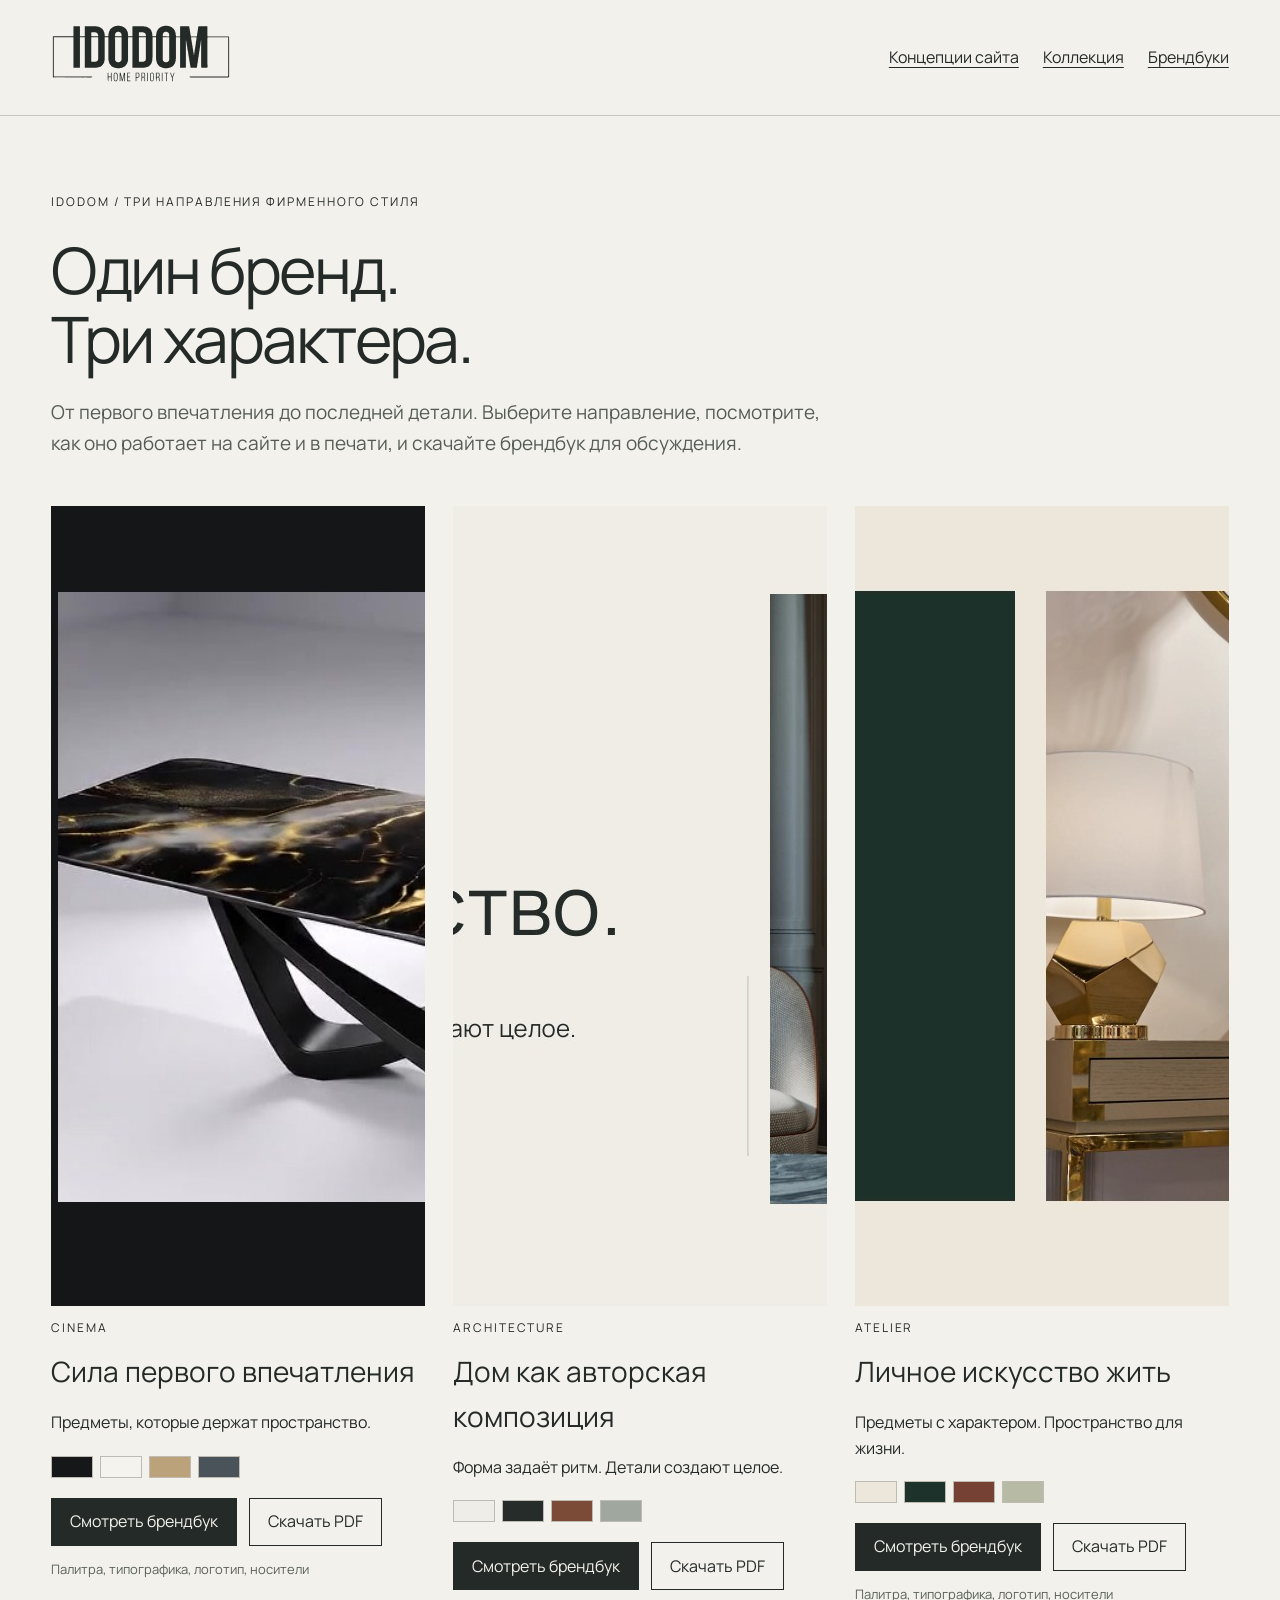
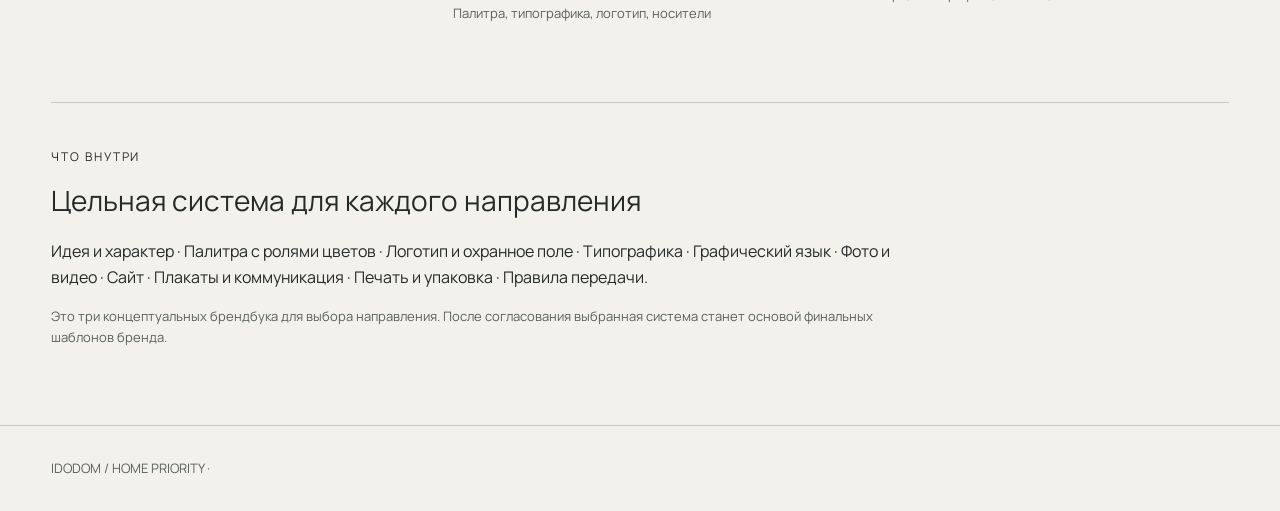
<file: brandbooks.html>
<!doctype html><html lang="ru"><head><meta charset="utf-8"><meta name="viewport" content="width=device-width, initial-scale=1"><title>Брендбуки / IDODOM</title><meta name="description" content="Три направления фирменного стиля IDODOM: Cinema, Architecture и Atelier. Смотреть и скачать брендбуки."><link rel="stylesheet" href="brandbook.css"></head><body><a class="skip" href="#main">К содержимому</a><header><a href="index.html" aria-label="IDODOM: главная"><img src="assets/idodom-logo-charcoal.svg" alt="IDODOM HOME PRIORITY"></a><nav aria-label="Основная навигация"><a href="index.html">Концепции сайта</a><a href="collection.html">Коллекция</a><a href="brandbooks.html">Брендбуки</a></nav></header><main id="main"><p class="kicker">IDODOM / Три направления фирменного стиля</p><h1>Один бренд.<br>Три характера.</h1><p class="intro">От первого впечатления до последней детали. Выберите направление, посмотрите, как оно работает на сайте и в печати, и скачайте брендбук для обсуждения.</p><div class="grid"><article class="card"><a class="cover" href="brandbook-cinema.html" aria-label="Открыть брендбук CINEMA"><img src="brandbooks/cinema/01.jpg" width="1280" height="800" alt="Обложка брендбука CINEMA" loading="eager"></a><p class="kicker">CINEMA</p><h2>Сила первого впечатления</h2><p>Предметы, которые держат пространство.</p><div class="swatches" aria-label="Цветовая палитра"><i style="background:#151719" title="Графит #151719"></i><i style="background:#F4F3EE" title="Тёплый белый #F4F3EE"></i><i style="background:#BCA27A" title="Латунь #BCA27A"></i><i style="background:#4B535A" title="Сталь #4B535A"></i></div><div class="actions"><a class="btn" href="brandbook-cinema.html">Смотреть брендбук</a><a class="btn secondary" href="brandbooks/idodom-cinema-brandbook.pdf" download>Скачать PDF</a></div><p class="meta">Палитра, типографика, логотип, носители</p></article><article class="card"><a class="cover" href="brandbook-architecture.html" aria-label="Открыть брендбук ARCHITECTURE"><img src="brandbooks/architecture/01.jpg" width="1280" height="800" alt="Обложка брендбука ARCHITECTURE" loading="lazy"></a><p class="kicker">ARCHITECTURE</p><h2>Дом как авторская композиция</h2><p>Форма задаёт ритм. Детали создают целое.</p><div class="swatches" aria-label="Цветовая палитра"><i style="background:#EFEDE7" title="Известняк #EFEDE7"></i><i style="background:#252C29" title="Чернила #252C29"></i><i style="background:#7B4B38" title="Кирпич #7B4B38"></i><i style="background:#9FA79E" title="Шалфей #9FA79E"></i></div><div class="actions"><a class="btn" href="brandbook-architecture.html">Смотреть брендбук</a><a class="btn secondary" href="brandbooks/idodom-architecture-brandbook.pdf" download>Скачать PDF</a></div><p class="meta">Палитра, типографика, логотип, носители</p></article><article class="card"><a class="cover" href="brandbook-atelier.html" aria-label="Открыть брендбук ATELIER"><img src="brandbooks/atelier/01.jpg" width="1280" height="800" alt="Обложка брендбука ATELIER" loading="lazy"></a><p class="kicker">ATELIER</p><h2>Личное искусство жить</h2><p>Предметы с характером. Пространство для жизни.</p><div class="swatches" aria-label="Цветовая палитра"><i style="background:#EDE6DA" title="Лён #EDE6DA"></i><i style="background:#1C322A" title="Хвойный #1C322A"></i><i style="background:#754134" title="Глина #754134"></i><i style="background:#B7BBA5" title="Олива #B7BBA5"></i></div><div class="actions"><a class="btn" href="brandbook-atelier.html">Смотреть брендбук</a><a class="btn secondary" href="brandbooks/idodom-atelier-brandbook.pdf" download>Скачать PDF</a></div><p class="meta">Палитра, типографика, логотип, носители</p></article></div><section class="contents"><p class="kicker">Что внутри</p><h2>Цельная система для каждого направления</h2><p>Идея и характер · Палитра с ролями цветов · Логотип и охранное поле · Типографика · Графический язык · Фото и видео · Сайт · Плакаты и коммуникация · Печать и упаковка · Правила передачи.</p><p class="meta">Это три концептуальных брендбука для выбора направления. После согласования выбранная система станет основой финальных шаблонов бренда.</p></section></main><footer>IDODOM / HOME PRIORITY · </footer></body></html>
</file>
<file: brandbook.css>
@font-face{font-family:Manrope;src:url(assets/manrope-regular.ttf)}*{box-sizing:border-box}body{margin:0;background:#f3f1eb;color:#242a28;font:16px/1.6 Manrope,Arial,sans-serif}a{color:inherit;text-underline-offset:4px}button{font:inherit;cursor:pointer}a:focus-visible,button:focus-visible{outline:3px solid #754134;outline-offset:5px}.skip{position:fixed;top:-100px;background:white;padding:16px;z-index:99}.skip:focus{top:12px}header{padding:24px 4vw;display:flex;align-items:center;justify-content:space-between;gap:24px;border-bottom:1px solid #ccc7bc}header img{width:180px;height:auto}nav{display:flex;gap:24px;flex-wrap:wrap}main{max-width:1520px;margin:auto;padding:64px 4vw}h1{font-weight:400;font-size:clamp(38px,5vw,80px);line-height:1.08;letter-spacing:-.04em;margin:24px 0}h2{font-weight:400;font-size:28px;margin:12px 0}.kicker{text-transform:uppercase;letter-spacing:.16em;font-size:12px}.intro{max-width:780px;color:#555c56;font-size:19px}.grid{display:grid;grid-template-columns:repeat(3,1fr);gap:28px;margin-top:48px}.card img{width:100%;aspect-ratio:1.6;object-fit:cover;display:block;transition:transform .3s}.cover{display:block;overflow:hidden}.cover:hover img{transform:scale(1.025)}.swatches{display:flex;gap:7px;margin:20px 0}.swatches i{width:42px;height:22px;border:1px solid #bdbbb2}.actions{display:flex;gap:12px;flex-wrap:wrap}.btn{display:inline-flex;align-items:center;min-height:48px;padding:10px 18px;background:#242a28;color:#f3f1eb;text-decoration:none;border:1px solid #242a28}.btn.secondary{background:transparent;color:#242a28}.meta{font-size:13px;color:#596159}.reader-top{position:sticky;top:0;z-index:9;background:#f3f1ebee;backdrop-filter:blur(12px);padding:12px 4vw;border-bottom:1px solid #ccc7bc;display:flex;gap:20px;align-items:center;justify-content:space-between}.reader-top h1{font-size:20px;margin:0;letter-spacing:0}.reader-top .btn{min-height:44px;padding:8px 14px}.reader{display:grid;grid-template-columns:220px minmax(0,1fr);gap:32px;padding-top:32px}.toc{align-self:start;position:sticky;top:94px}.toc a{display:block;font-size:13px;padding:5px 0}.pages{min-width:0}.page{margin:0 0 36px;scroll-margin-top:100px}.page img{width:100%;height:auto;display:block;box-shadow:0 12px 35px #242a2818}.page figcaption{font-size:12px;margin:10px 0;display:flex;justify-content:space-between;gap:15px}.wide .reader{grid-template-columns:1fr}.wide .toc{display:none}footer{padding:32px 4vw;border-top:1px solid #ccc7bc;font-size:13px;color:#596159}.contents{margin-top:65px;padding-top:32px;border-top:1px solid #ccc7bc}.contents p{max-width:850px}.copy-status{font-size:12px;min-height:1.6em}.footlink{display:inline-block;min-height:44px;padding:10px 0}@media(max-width:900px){.grid{grid-template-columns:1fr;gap:46px}.card{max-width:850px}.reader{grid-template-columns:1fr}.toc{position:static;display:flex;overflow:auto;gap:18px;padding-bottom:12px}.toc a{white-space:nowrap}header{align-items:flex-start}.reader-top{align-items:flex-start}.reader-top .actions{justify-content:flex-end}.reader-top h1{font-size:16px}.reader-top .btn{font-size:12px}.intro{font-size:17px}main{padding:32px 5vw}.page{scroll-margin-top:155px}.page figcaption{font-size:11px}}@media(prefers-reduced-motion:reduce){*{scroll-behavior:auto!important;transition:none!important}}
</file>
